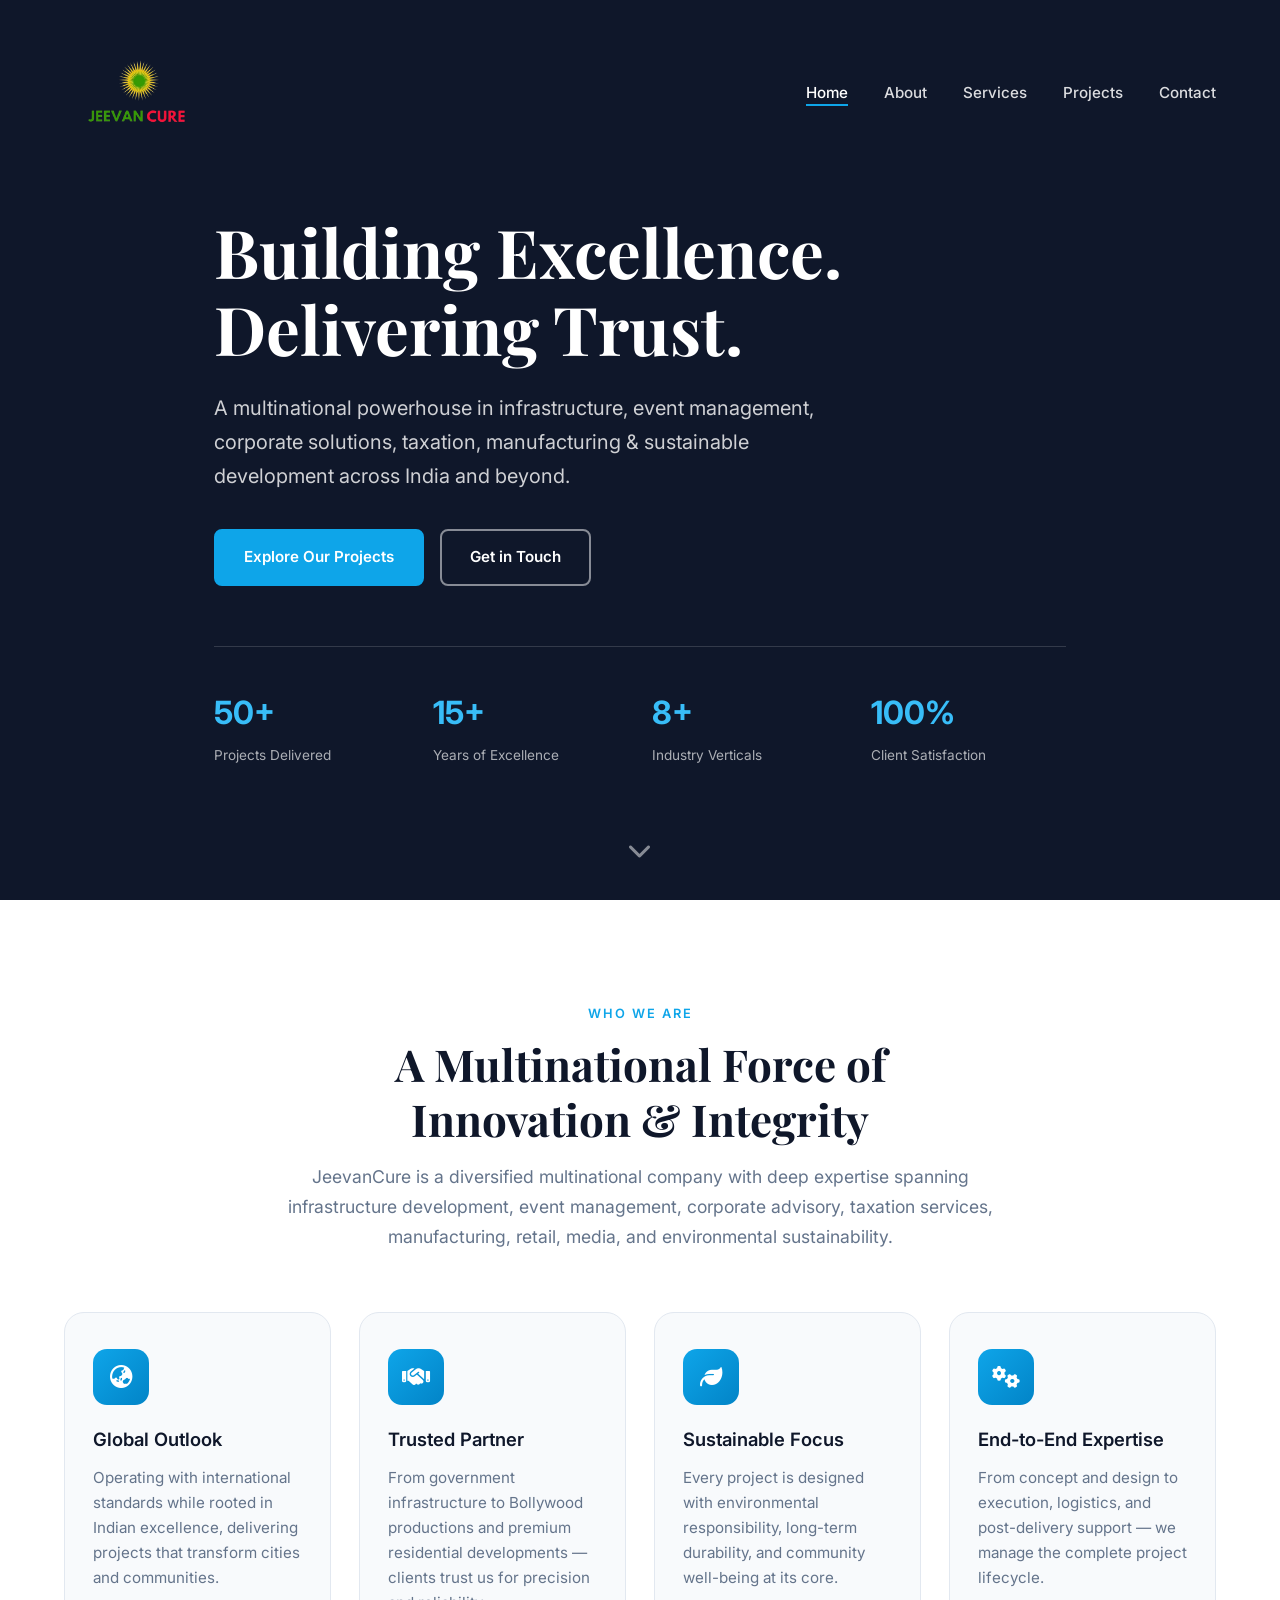
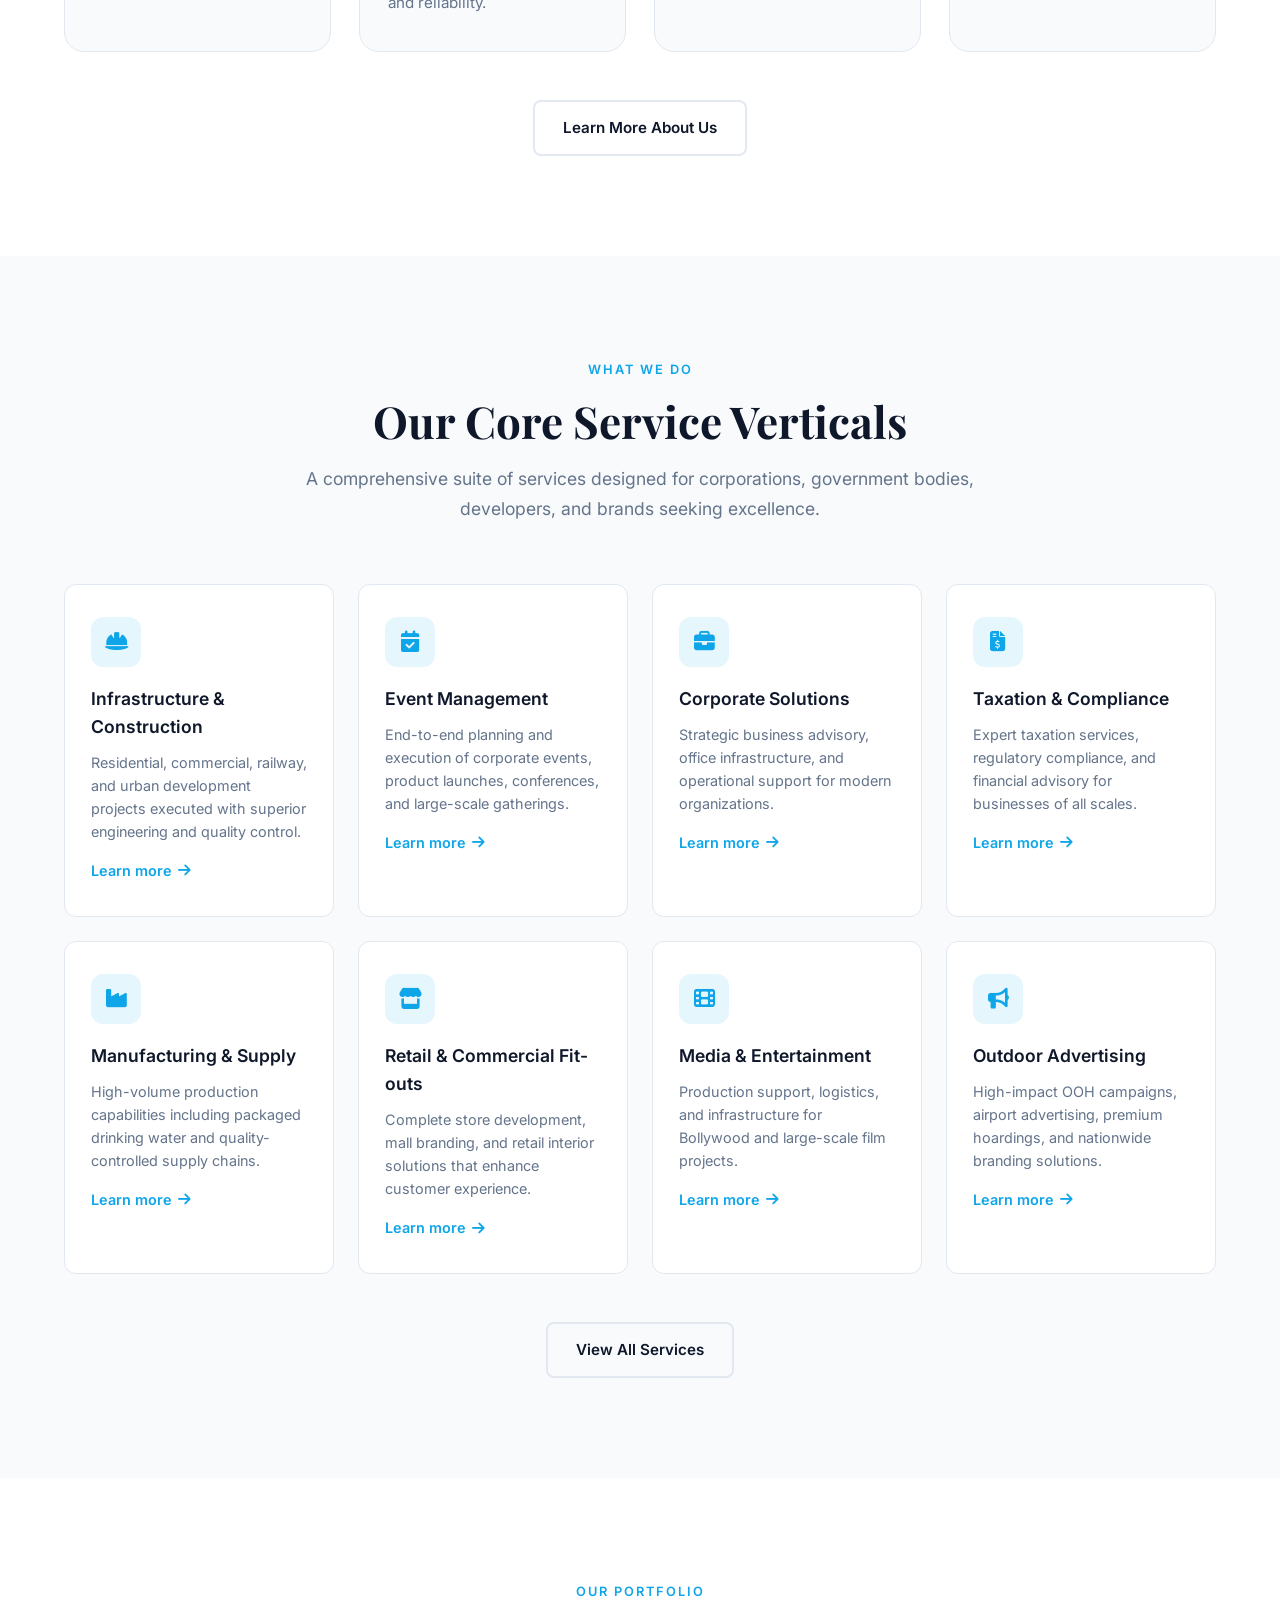
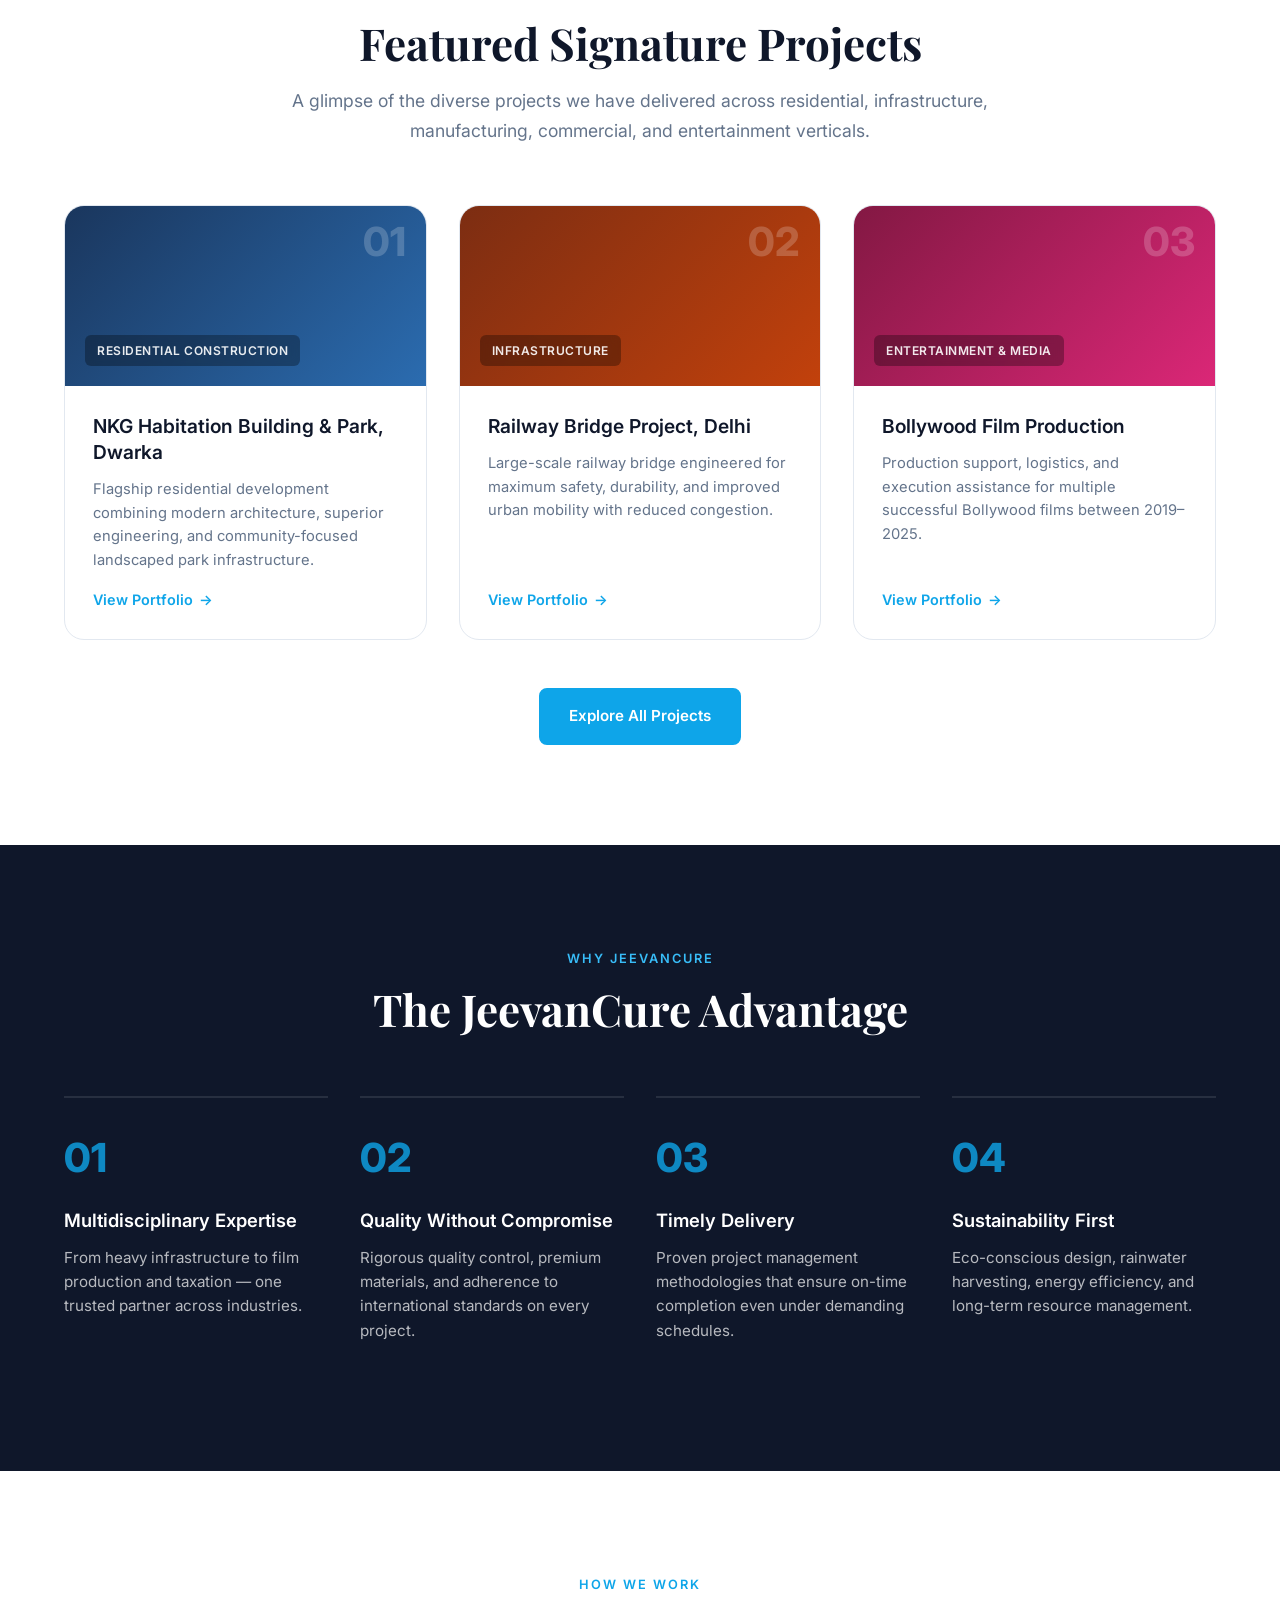
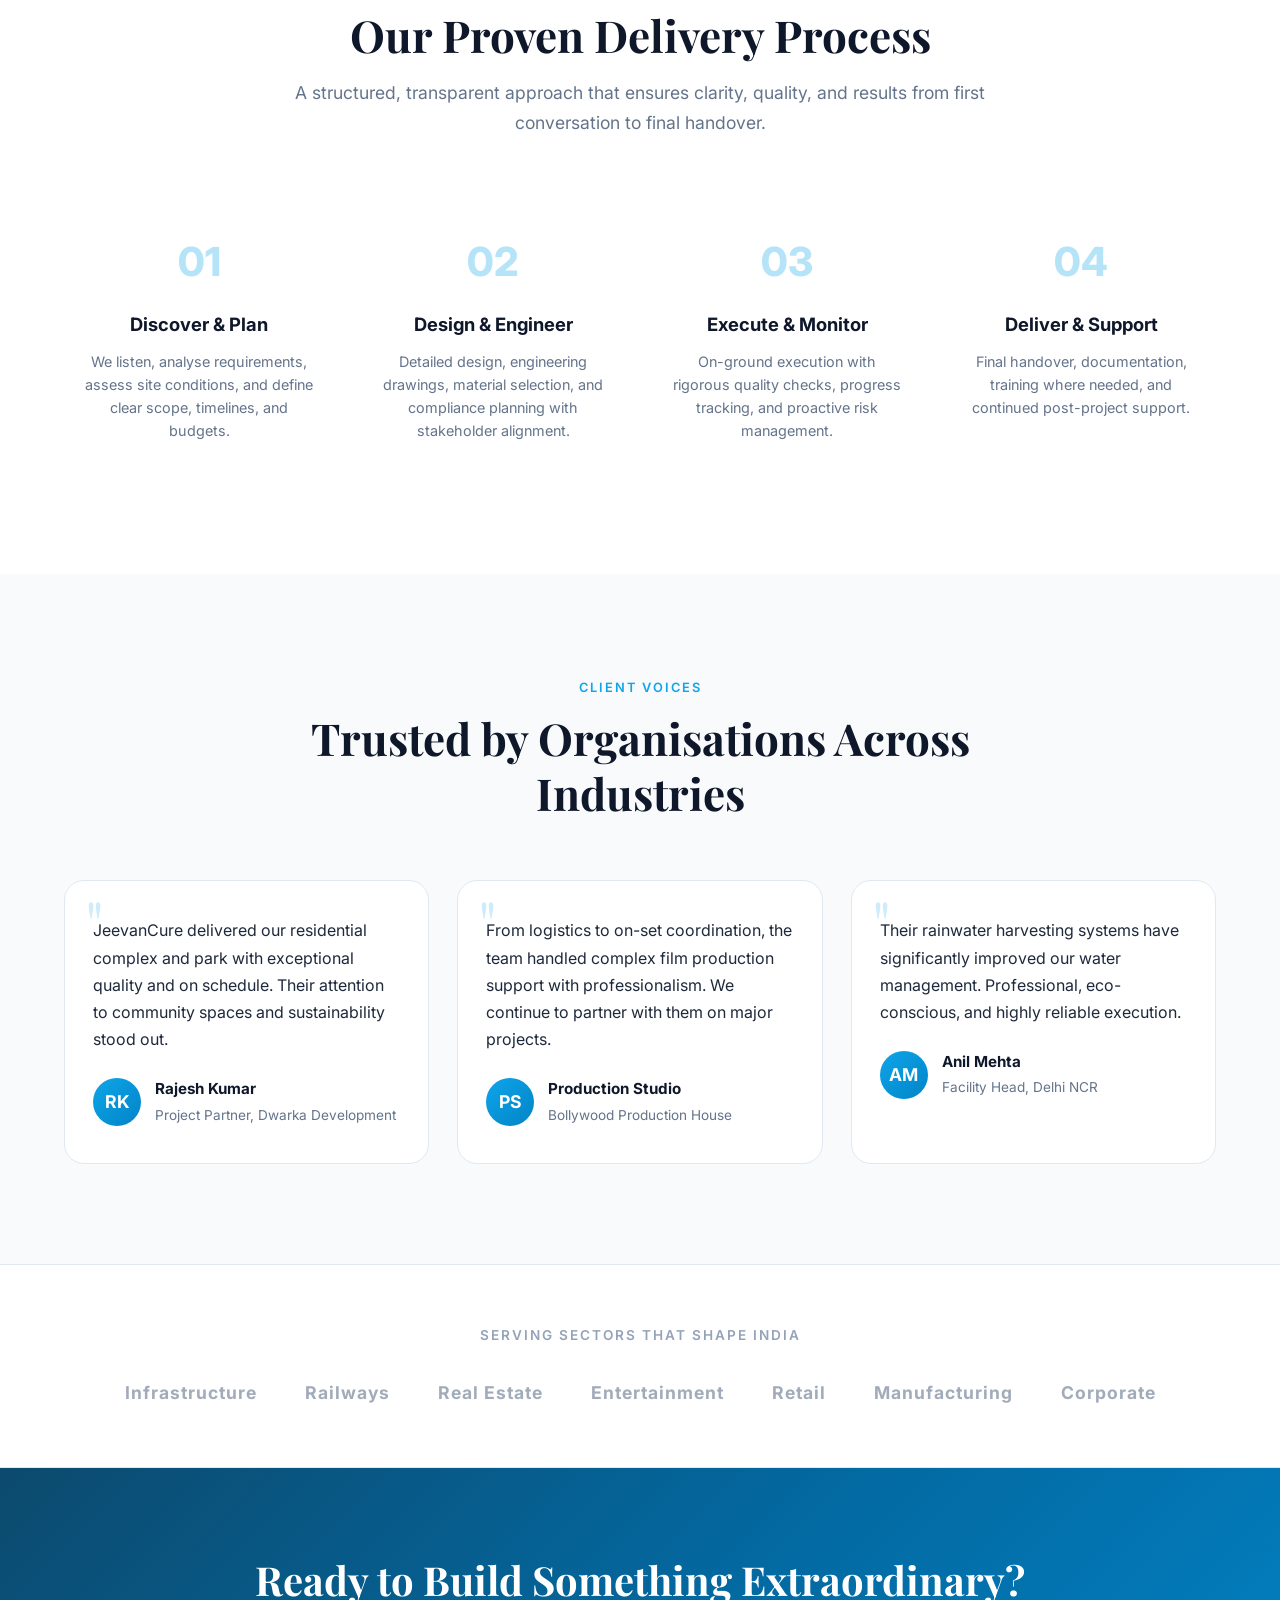
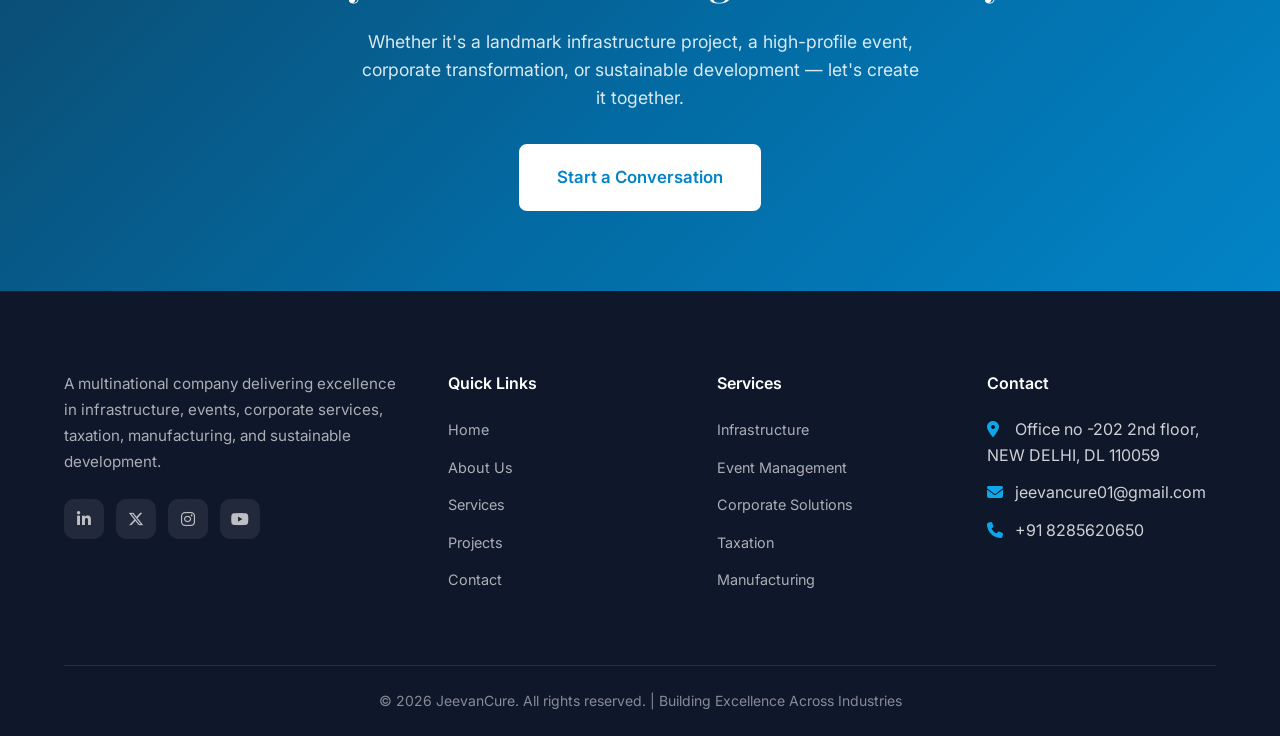
<file: index.html>
<!DOCTYPE html>
<html lang="en">
<head>
    <meta charset="UTF-8">
    <meta name="viewport" content="width=device-width, initial-scale=1.0">
    <title>JeevanCure | Multinational Excellence in Construction, Events & Corporate Solutions</title>
    <meta name="description" content="JeevanCure is a leading multinational company specializing in infrastructure development, event management, corporate services, taxation, manufacturing, and sustainable solutions across India.">
    <link rel="stylesheet" href="style.css">
    <link rel="preconnect" href="https://fonts.googleapis.com">
    <link rel="preconnect" href="https://fonts.gstatic.com" crossorigin>
    <link href="https://fonts.googleapis.com/css2?family=Inter:wght@300;400;500;600;700;800&family=Playfair+Display:wght@600;700&display=swap" rel="stylesheet">
    <link rel="stylesheet" href="https://cdnjs.cloudflare.com/ajax/libs/font-awesome/6.5.1/css/all.min.css">
</head>
<body class="home-page">
    <!-- Navigation -->
    <nav class="navbar" id="navbar">
        <div class="container nav-container">
            <a href="index.html" class="logo">
                <img src="jeevan-removebg-preview.png" alt="JeevanCure" class="logo-img" onerror="this.style.display='none'; this.nextElementSibling.style.display='inline';">
                <span class="logo-text" style="display:none;">JeevanCure</span>
            </a>
            <ul class="nav-links" id="navLinks">
                <li><a href="index.html" class="active">Home</a></li>
                <li><a href="about.html">About</a></li>
                <li><a href="services.html">Services</a></li>
                <li><a href="projects.html">Projects</a></li>
                <li><a href="contact.html">Contact</a></li>
            </ul>
            <button class="nav-toggle" id="navToggle" aria-label="Toggle navigation">
                <span></span><span></span><span></span>
            </button>
        </div>
    </nav>

    <!-- Hero Section with Video Background -->
    <section class="hero" id="home">
        <video class="hero-video" autoplay muted loop playsinline>
            <source src="27091-361827476.mp4" type="video/mp4">
        </video>
        <div class="hero-overlay"></div>
        <div class="container hero-content">
            <h1 class="hero-title">Building Excellence.<br>Delivering Trust.</h1>
            <p class="hero-subtitle">A multinational powerhouse in infrastructure, event management, corporate solutions, taxation, manufacturing & sustainable development across India and beyond.</p>
            <div class="hero-buttons">
                <a href="projects.html" class="btn btn-primary">Explore Our Projects</a>
                <a href="contact.html" class="btn btn-outline">Get in Touch</a>
            </div>
            <div class="hero-stats">
                <div class="stat">
                    <span class="stat-number">50+</span>
                    <span class="stat-label">Projects Delivered</span>
                </div>
                <div class="stat">
                    <span class="stat-number">15+</span>
                    <span class="stat-label">Years of Excellence</span>
                </div>
                <div class="stat">
                    <span class="stat-number">8+</span>
                    <span class="stat-label">Industry Verticals</span>
                </div>
                <div class="stat">
                    <span class="stat-number">100%</span>
                    <span class="stat-label">Client Satisfaction</span>
                </div>
            </div>
        </div>
        <div class="scroll-indicator">
            <a href="#about-preview"><i class="fas fa-chevron-down"></i></a>
        </div>
    </section>

    <!-- About Preview -->
    <section class="about section" id="about-preview">
        <div class="container">
            <div class="section-header">
                <span class="section-tag">Who We Are</span>
                <h2 class="section-title">A Multinational Force of Innovation & Integrity</h2>
                <p class="section-desc">JeevanCure is a diversified multinational company with deep expertise spanning infrastructure development, event management, corporate advisory, taxation services, manufacturing, retail, media, and environmental sustainability.</p>
            </div>
            <div class="about-grid">
                <div class="about-card">
                    <div class="about-icon"><i class="fas fa-globe-asia"></i></div>
                    <h3>Global Outlook</h3>
                    <p>Operating with international standards while rooted in Indian excellence, delivering projects that transform cities and communities.</p>
                </div>
                <div class="about-card">
                    <div class="about-icon"><i class="fas fa-handshake"></i></div>
                    <h3>Trusted Partner</h3>
                    <p>From government infrastructure to Bollywood productions and premium residential developments — clients trust us for precision and reliability.</p>
                </div>
                <div class="about-card">
                    <div class="about-icon"><i class="fas fa-leaf"></i></div>
                    <h3>Sustainable Focus</h3>
                    <p>Every project is designed with environmental responsibility, long-term durability, and community well-being at its core.</p>
                </div>
                <div class="about-card">
                    <div class="about-icon"><i class="fas fa-cogs"></i></div>
                    <h3>End-to-End Expertise</h3>
                    <p>From concept and design to execution, logistics, and post-delivery support — we manage the complete project lifecycle.</p>
                </div>
            </div>
            <div style="text-align:center; margin-top:48px;">
                <a href="about.html" class="btn btn-outline-dark">Learn More About Us</a>
            </div>
        </div>
    </section>

    <!-- Services Preview -->
    <section class="services section">
        <div class="container">
            <div class="section-header">
                <span class="section-tag">What We Do</span>
                <h2 class="section-title">Our Core Service Verticals</h2>
                <p class="section-desc">A comprehensive suite of services designed for corporations, government bodies, developers, and brands seeking excellence.</p>
            </div>
            <div class="services-grid">
                <div class="service-card">
                    <div class="service-icon"><i class="fas fa-hard-hat"></i></div>
                    <h3>Infrastructure & Construction</h3>
                    <p>Residential, commercial, railway, and urban development projects executed with superior engineering and quality control.</p>
                    <a href="services.html" class="learn-more">Learn more <i class="fas fa-arrow-right"></i></a>
                </div>
                <div class="service-card">
                    <div class="service-icon"><i class="fas fa-calendar-check"></i></div>
                    <h3>Event Management</h3>
                    <p>End-to-end planning and execution of corporate events, product launches, conferences, and large-scale gatherings.</p>
                    <a href="services.html" class="learn-more">Learn more <i class="fas fa-arrow-right"></i></a>
                </div>
                <div class="service-card">
                    <div class="service-icon"><i class="fas fa-briefcase"></i></div>
                    <h3>Corporate Solutions</h3>
                    <p>Strategic business advisory, office infrastructure, and operational support for modern organizations.</p>
                    <a href="services.html" class="learn-more">Learn more <i class="fas fa-arrow-right"></i></a>
                </div>
                <div class="service-card">
                    <div class="service-icon"><i class="fas fa-file-invoice-dollar"></i></div>
                    <h3>Taxation & Compliance</h3>
                    <p>Expert taxation services, regulatory compliance, and financial advisory for businesses of all scales.</p>
                    <a href="services.html" class="learn-more">Learn more <i class="fas fa-arrow-right"></i></a>
                </div>
                <div class="service-card">
                    <div class="service-icon"><i class="fas fa-industry"></i></div>
                    <h3>Manufacturing & Supply</h3>
                    <p>High-volume production capabilities including packaged drinking water and quality-controlled supply chains.</p>
                    <a href="services.html" class="learn-more">Learn more <i class="fas fa-arrow-right"></i></a>
                </div>
                <div class="service-card">
                    <div class="service-icon"><i class="fas fa-store"></i></div>
                    <h3>Retail & Commercial Fit-outs</h3>
                    <p>Complete store development, mall branding, and retail interior solutions that enhance customer experience.</p>
                    <a href="services.html" class="learn-more">Learn more <i class="fas fa-arrow-right"></i></a>
                </div>
                <div class="service-card">
                    <div class="service-icon"><i class="fas fa-film"></i></div>
                    <h3>Media & Entertainment</h3>
                    <p>Production support, logistics, and infrastructure for Bollywood and large-scale film projects.</p>
                    <a href="services.html" class="learn-more">Learn more <i class="fas fa-arrow-right"></i></a>
                </div>
                <div class="service-card">
                    <div class="service-icon"><i class="fas fa-bullhorn"></i></div>
                    <h3>Outdoor Advertising</h3>
                    <p>High-impact OOH campaigns, airport advertising, premium hoardings, and nationwide branding solutions.</p>
                    <a href="services.html" class="learn-more">Learn more <i class="fas fa-arrow-right"></i></a>
                </div>
            </div>
            <div style="text-align:center; margin-top:48px;">
                <a href="services.html" class="btn btn-outline-dark">View All Services</a>
            </div>
        </div>
    </section>

    <!-- Featured Projects -->
    <section class="projects section featured-projects">
        <div class="container">
            <div class="section-header">
                <span class="section-tag">Our Portfolio</span>
                <h2 class="section-title">Featured Signature Projects</h2>
                <p class="section-desc">A glimpse of the diverse projects we have delivered across residential, infrastructure, manufacturing, commercial, and entertainment verticals.</p>
            </div>
            <div class="projects-grid">
                <div class="project-card" data-category="residential">
                    <div class="project-image" style="background: linear-gradient(135deg, #1a365d 0%, #2b6cb0 100%);">
                        <div class="project-category">Residential Construction</div>
                        <div class="project-number">01</div>
                    </div>
                    <div class="project-content">
                        <h3>NKG Habitation Building & Park, Dwarka</h3>
                        <p class="project-excerpt">Flagship residential development combining modern architecture, superior engineering, and community-focused landscaped park infrastructure.</p>
                        <a href="projects.html" class="btn-view-more">View Portfolio</a>
                    </div>
                </div>
                <div class="project-card" data-category="infrastructure">
                    <div class="project-image" style="background: linear-gradient(135deg, #7c2d12 0%, #c2410c 100%);">
                        <div class="project-category">Infrastructure</div>
                        <div class="project-number">02</div>
                    </div>
                    <div class="project-content">
                        <h3>Railway Bridge Project, Delhi</h3>
                        <p class="project-excerpt">Large-scale railway bridge engineered for maximum safety, durability, and improved urban mobility with reduced congestion.</p>
                        <a href="projects.html" class="btn-view-more">View Portfolio</a>
                    </div>
                </div>
                <div class="project-card" data-category="entertainment">
                    <div class="project-image" style="background: linear-gradient(135deg, #831843 0%, #db2777 100%);">
                        <div class="project-category">Entertainment & Media</div>
                        <div class="project-number">03</div>
                    </div>
                    <div class="project-content">
                        <h3>Bollywood Film Production</h3>
                        <p class="project-excerpt">Production support, logistics, and execution assistance for multiple successful Bollywood films between 2019–2025.</p>
                        <a href="projects.html" class="btn-view-more">View Portfolio</a>
                    </div>
                </div>
            </div>
            <div style="text-align:center; margin-top:48px;">
                <a href="projects.html" class="btn btn-primary">Explore All Projects</a>
            </div>
        </div>
    </section>

    <!-- Why Choose Us -->
    <section class="why-us section">
        <div class="container">
            <div class="section-header">
                <span class="section-tag">Why JeevanCure</span>
                <h2 class="section-title">The JeevanCure Advantage</h2>
            </div>
            <div class="why-grid">
                <div class="why-item">
                    <div class="why-number">01</div>
                    <h3>Multidisciplinary Expertise</h3>
                    <p>From heavy infrastructure to film production and taxation — one trusted partner across industries.</p>
                </div>
                <div class="why-item">
                    <div class="why-number">02</div>
                    <h3>Quality Without Compromise</h3>
                    <p>Rigorous quality control, premium materials, and adherence to international standards on every project.</p>
                </div>
                <div class="why-item">
                    <div class="why-number">03</div>
                    <h3>Timely Delivery</h3>
                    <p>Proven project management methodologies that ensure on-time completion even under demanding schedules.</p>
                </div>
                <div class="why-item">
                    <div class="why-number">04</div>
                    <h3>Sustainability First</h3>
                    <p>Eco-conscious design, rainwater harvesting, energy efficiency, and long-term resource management.</p>
                </div>
            </div>
        </div>
    </section>

    <!-- Process -->
    <section class="process section">
        <div class="container">
            <div class="section-header">
                <span class="section-tag">How We Work</span>
                <h2 class="section-title">Our Proven Delivery Process</h2>
                <p class="section-desc">A structured, transparent approach that ensures clarity, quality, and results from first conversation to final handover.</p>
            </div>
            <div class="process-steps">
                <div class="process-step">
                    <h3>Discover & Plan</h3>
                    <p>We listen, analyse requirements, assess site conditions, and define clear scope, timelines, and budgets.</p>
                </div>
                <div class="process-step">
                    <h3>Design & Engineer</h3>
                    <p>Detailed design, engineering drawings, material selection, and compliance planning with stakeholder alignment.</p>
                </div>
                <div class="process-step">
                    <h3>Execute & Monitor</h3>
                    <p>On-ground execution with rigorous quality checks, progress tracking, and proactive risk management.</p>
                </div>
                <div class="process-step">
                    <h3>Deliver & Support</h3>
                    <p>Final handover, documentation, training where needed, and continued post-project support.</p>
                </div>
            </div>
        </div>
    </section>

    <!-- Testimonials -->
    <section class="testimonials section">
        <div class="container">
            <div class="section-header">
                <span class="section-tag">Client Voices</span>
                <h2 class="section-title">Trusted by Organisations Across Industries</h2>
            </div>
            <div class="testimonials-grid">
                <div class="testimonial-card">
                    <p>JeevanCure delivered our residential complex and park with exceptional quality and on schedule. Their attention to community spaces and sustainability stood out.</p>
                    <div class="testimonial-author">
                        <div class="author-avatar">RK</div>
                        <div class="author-info">
                            <h4>Rajesh Kumar</h4>
                            <span>Project Partner, Dwarka Development</span>
                        </div>
                    </div>
                </div>
                <div class="testimonial-card">
                    <p>From logistics to on-set coordination, the team handled complex film production support with professionalism. We continue to partner with them on major projects.</p>
                    <div class="testimonial-author">
                        <div class="author-avatar">PS</div>
                        <div class="author-info">
                            <h4>Production Studio</h4>
                            <span>Bollywood Production House</span>
                        </div>
                    </div>
                </div>
                <div class="testimonial-card">
                    <p>Their rainwater harvesting systems have significantly improved our water management. Professional, eco-conscious, and highly reliable execution.</p>
                    <div class="testimonial-author">
                        <div class="author-avatar">AM</div>
                        <div class="author-info">
                            <h4>Anil Mehta</h4>
                            <span>Facility Head, Delhi NCR</span>
                        </div>
                    </div>
                </div>
            </div>
        </div>
    </section>

    <!-- Clients strip -->
    <section class="clients">
        <div class="container">
            <p class="clients-label">Serving sectors that shape India</p>
            <div class="clients-logos">
                <span class="client-logo">Infrastructure</span>
                <span class="client-logo">Railways</span>
                <span class="client-logo">Real Estate</span>
                <span class="client-logo">Entertainment</span>
                <span class="client-logo">Retail</span>
                <span class="client-logo">Manufacturing</span>
                <span class="client-logo">Corporate</span>
            </div>
        </div>
    </section>

    <!-- CTA Section -->
    <section class="cta section">
        <div class="container">
            <div class="cta-content">
                <h2>Ready to Build Something Extraordinary?</h2>
                <p>Whether it's a landmark infrastructure project, a high-profile event, corporate transformation, or sustainable development — let's create it together.</p>
                <a href="contact.html" class="btn btn-primary btn-lg">Start a Conversation</a>
            </div>
        </div>
    </section>

    <!-- Footer -->
    <footer class="footer">
        <div class="container">
            <div class="footer-grid">
                <div class="footer-brand">
                   
                    <p>A multinational company delivering excellence in infrastructure, events, corporate services, taxation, manufacturing, and sustainable development.</p>
                    <div class="social-links">
                        <a href="#" aria-label="LinkedIn"><i class="fab fa-linkedin-in"></i></a>
                        <a href="#" aria-label="Twitter"><i class="fab fa-x-twitter"></i></a>
                        <a href="#" aria-label="Instagram"><i class="fab fa-instagram"></i></a>
                        <a href="#" aria-label="YouTube"><i class="fab fa-youtube"></i></a>
                    </div>
                </div>
                <div class="footer-links">
                    <h4>Quick Links</h4>
                    <ul>
                        <li><a href="index.html">Home</a></li>
                        <li><a href="about.html">About Us</a></li>
                        <li><a href="services.html">Services</a></li>
                        <li><a href="projects.html">Projects</a></li>
                        <li><a href="contact.html">Contact</a></li>
                    </ul>
                </div>
                <div class="footer-links">
                    <h4>Services</h4>
                    <ul>
                        <li><a href="services.html">Infrastructure</a></li>
                        <li><a href="services.html">Event Management</a></li>
                        <li><a href="services.html">Corporate Solutions</a></li>
                        <li><a href="services.html">Taxation</a></li>
                        <li><a href="services.html">Manufacturing</a></li>
                    </ul>
                </div>
                <div class="footer-links">
                    <h4>Contact</h4>
                    <ul>
                        <li><i class="fas fa-map-marker-alt"></i> Office no -202 2nd floor, NEW DELHI, DL 110059</li>
                        <li><i class="fas fa-envelope"></i> jeevancure01@gmail.com</li>
                        <li><i class="fas fa-phone"></i> +91 8285620650</li>
                    </ul>
                </div>
            </div>
            <div class="footer-bottom">
                <p>&copy; 2026 JeevanCure. All rights reserved. | Building Excellence Across Industries</p>
            </div>
        </div>
    </footer>

    <script src="script.js"></script>
</body>
</html>
</file>
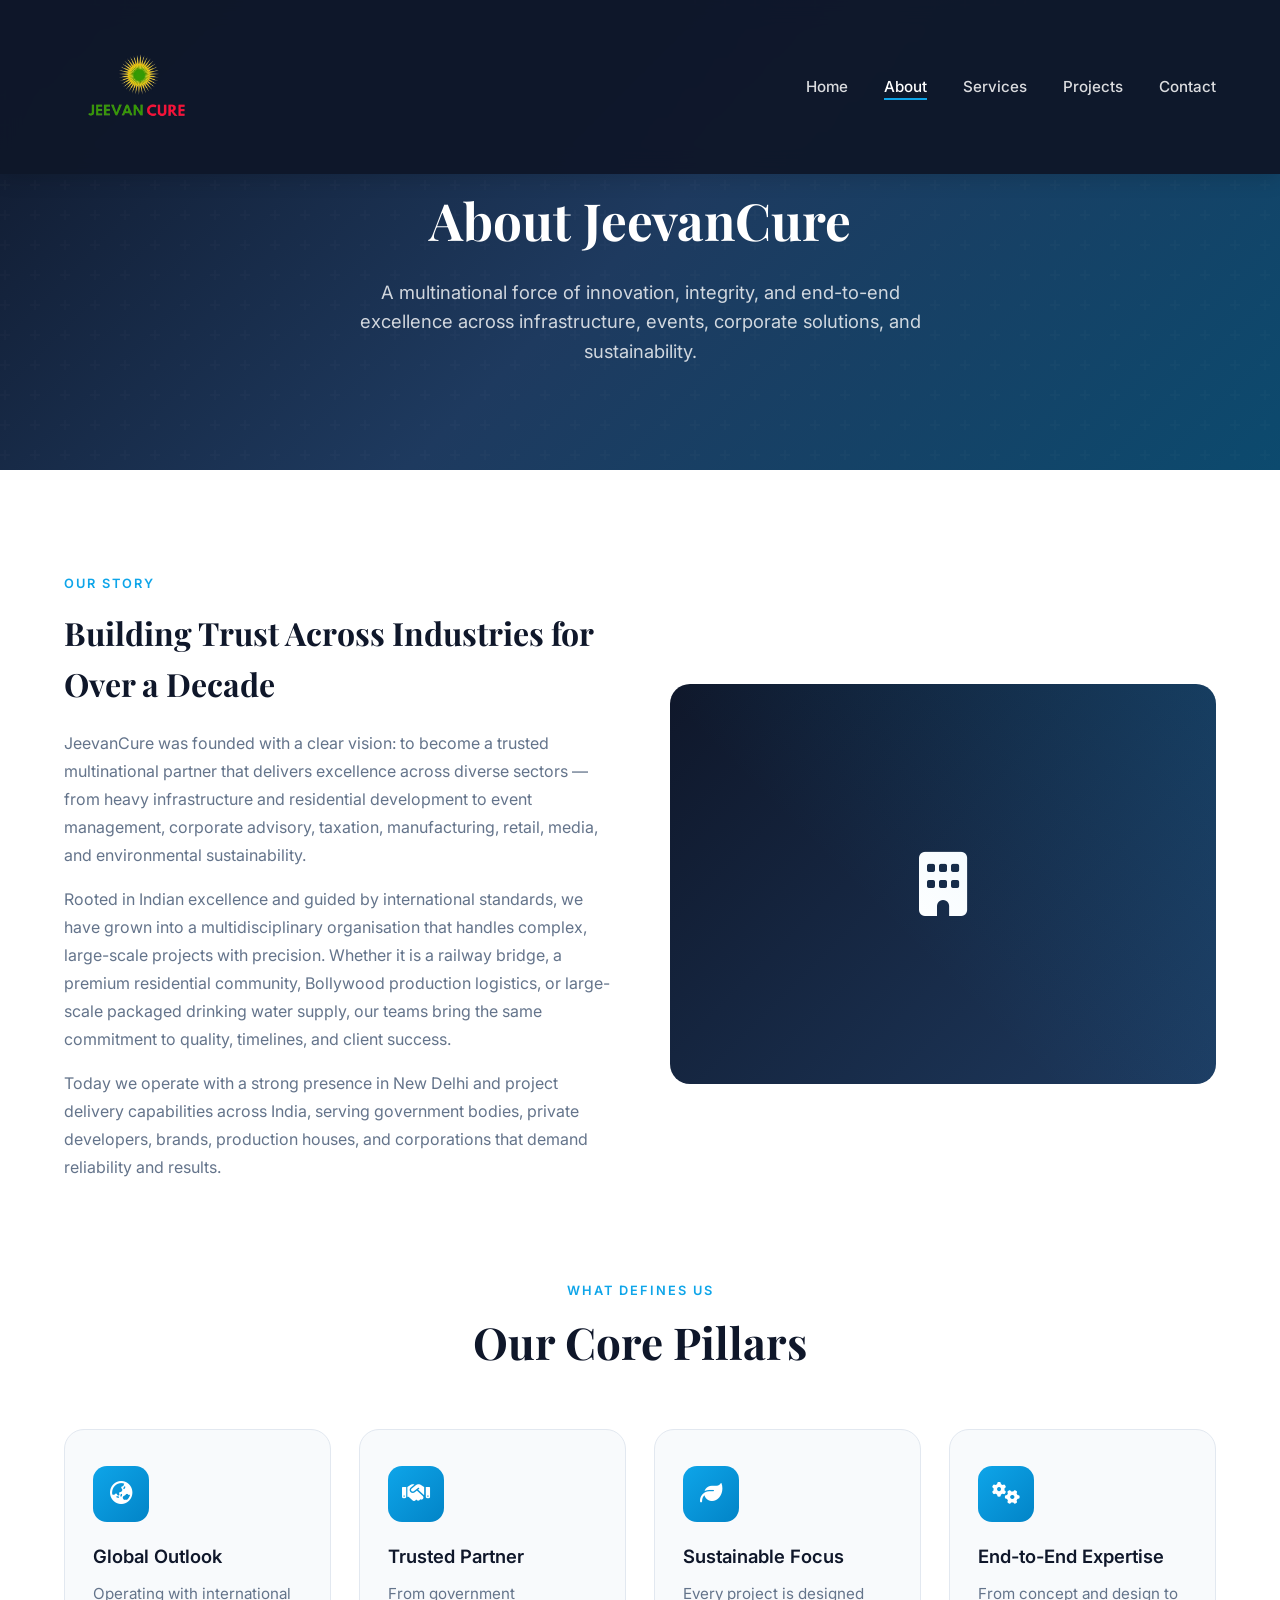
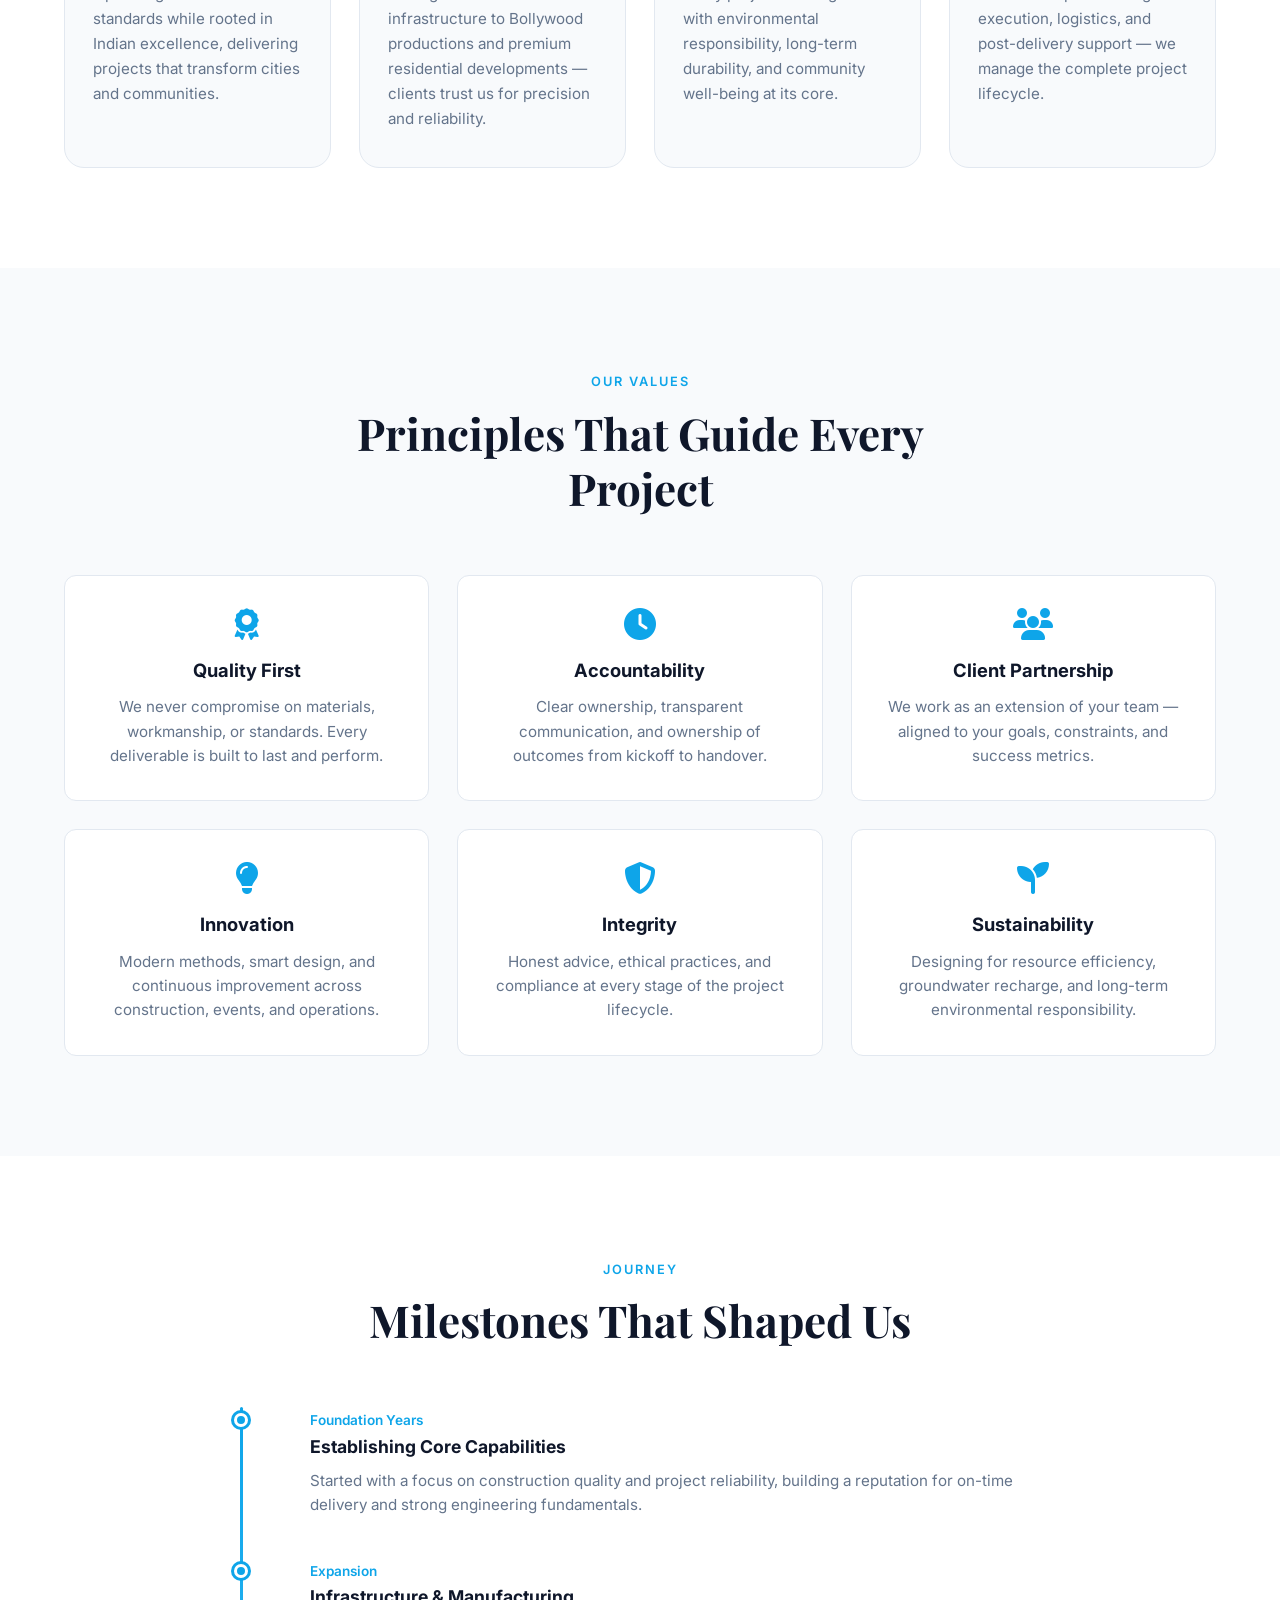
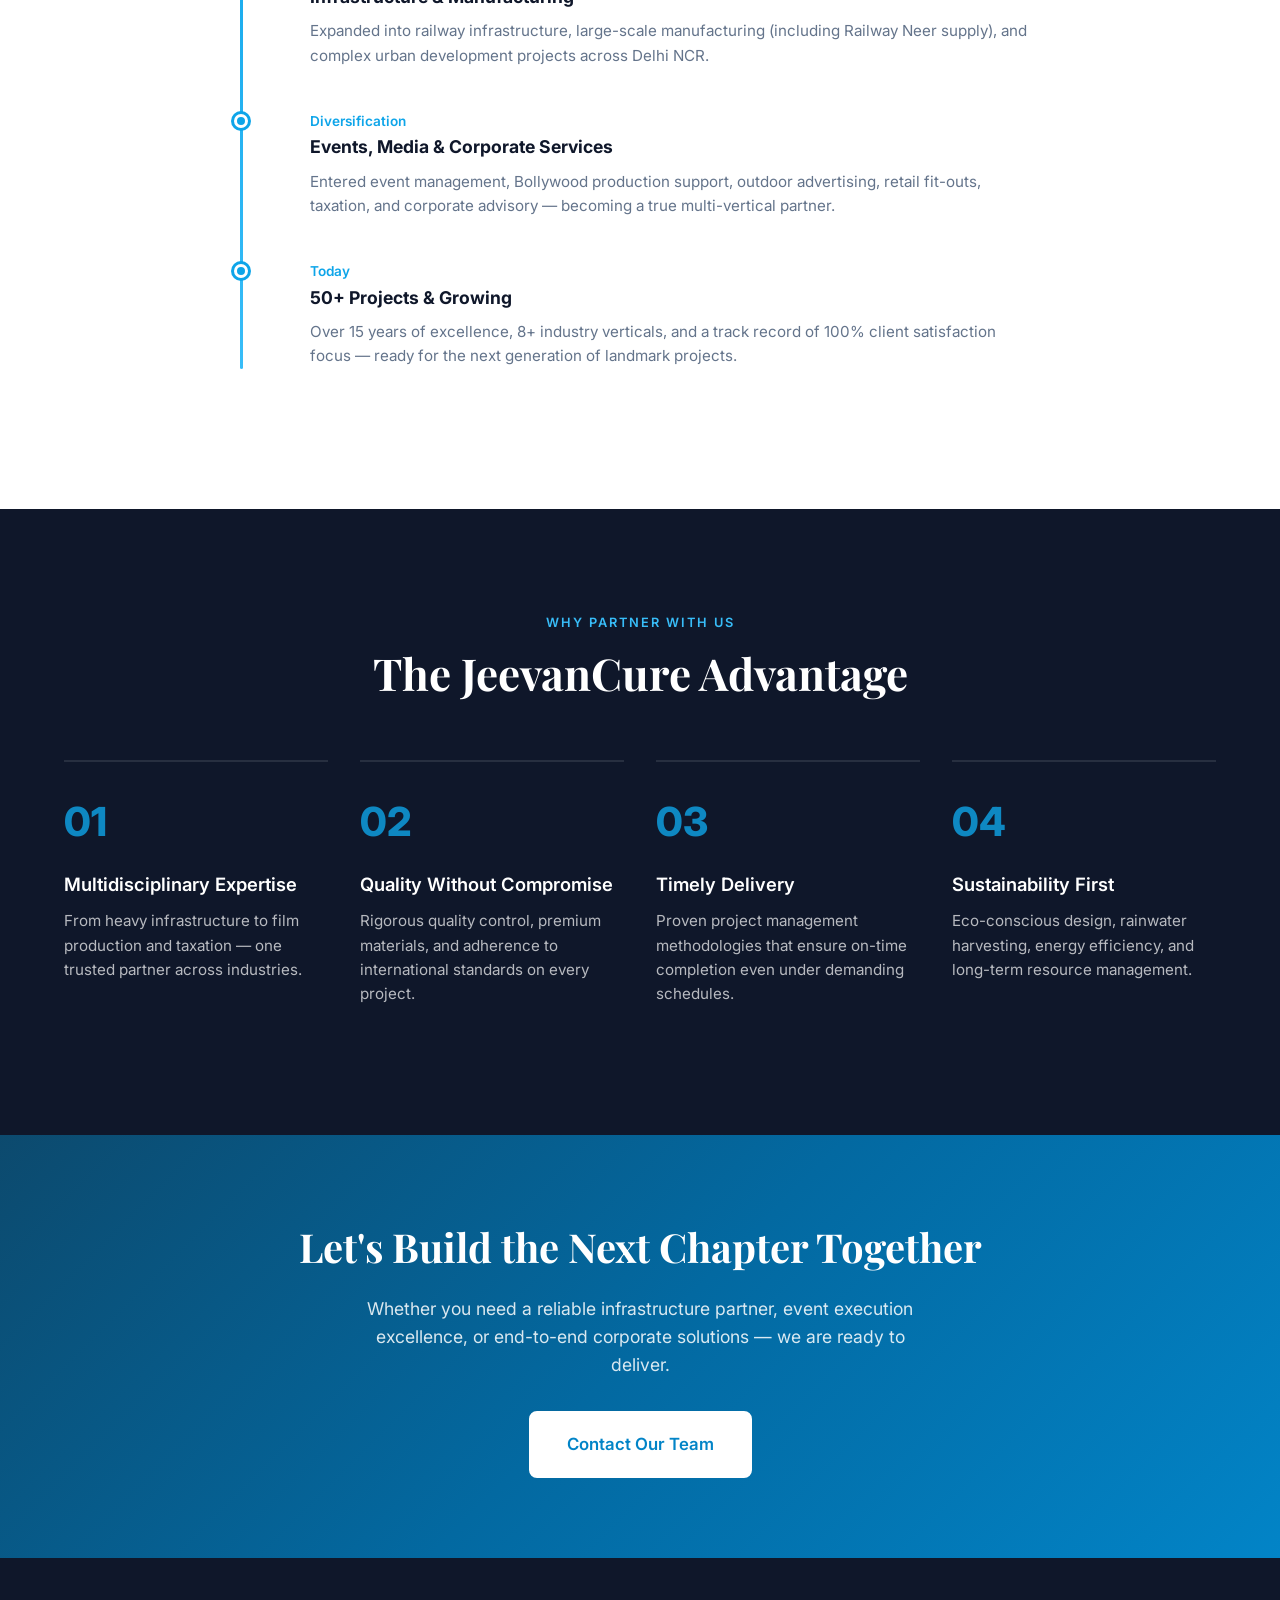
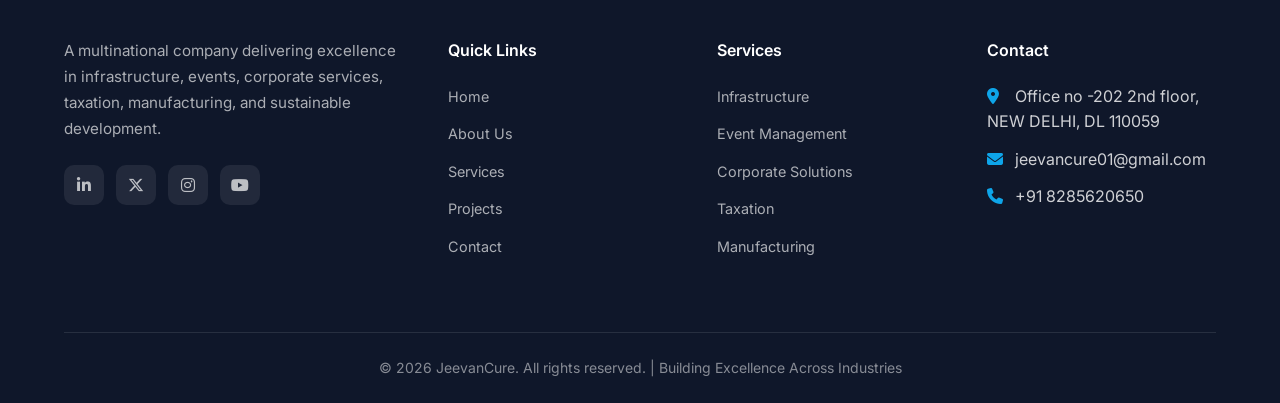
<file: about.html>
<!DOCTYPE html>
<html lang="en">
<head>
    <meta charset="UTF-8">
    <meta name="viewport" content="width=device-width, initial-scale=1.0">
    <title>About Us | JeevanCure — Multinational Excellence</title>
    <meta name="description" content="Learn about JeevanCure — our story, values, expertise, and commitment to infrastructure, events, corporate solutions, and sustainable development across India.">
    <link rel="stylesheet" href="style.css">
    <link rel="preconnect" href="https://fonts.googleapis.com">
    <link rel="preconnect" href="https://fonts.gstatic.com" crossorigin>
    <link href="https://fonts.googleapis.com/css2?family=Inter:wght@300;400;500;600;700;800&family=Playfair+Display:wght@600;700&display=swap" rel="stylesheet">
    <link rel="stylesheet" href="https://cdnjs.cloudflare.com/ajax/libs/font-awesome/6.5.1/css/all.min.css">
</head>
<body>
    <nav class="navbar solid" id="navbar">
        <div class="container nav-container">
            <a href="index.html" class="logo">
                <img src="jeevan-removebg-preview.png" alt="JeevanCure" class="logo-img" onerror="this.style.display='none'; this.nextElementSibling.style.display='inline';">
                <span class="logo-text" style="display:none;">JeevanCure</span>
            </a>
            <ul class="nav-links" id="navLinks">
                <li><a href="index.html">Home</a></li>
                <li><a href="about.html" class="active">About</a></li>
                <li><a href="services.html">Services</a></li>
                <li><a href="projects.html">Projects</a></li>
                <li><a href="contact.html">Contact</a></li>
            </ul>
            <button class="nav-toggle" id="navToggle" aria-label="Toggle navigation">
                <span></span><span></span><span></span>
            </button>
        </div>
    </nav>

    <section class="page-hero">
        <div class="container">
            <div class="breadcrumb">
               
            </div>
            <h1>About JeevanCure</h1>
            <p>A multinational force of innovation, integrity, and end-to-end excellence across infrastructure, events, corporate solutions, and sustainability.</p>
        </div>
    </section>

    <section class="section">
        <div class="container">
            <div class="about-story">
                <div class="about-story-content">
                    <span class="section-tag">Our Story</span>
                    <h2>Building Trust Across Industries for Over a Decade</h2>
                    <p>JeevanCure was founded with a clear vision: to become a trusted multinational partner that delivers excellence across diverse sectors — from heavy infrastructure and residential development to event management, corporate advisory, taxation, manufacturing, retail, media, and environmental sustainability.</p>
                    <p>Rooted in Indian excellence and guided by international standards, we have grown into a multidisciplinary organisation that handles complex, large-scale projects with precision. Whether it is a railway bridge, a premium residential community, Bollywood production logistics, or large-scale packaged drinking water supply, our teams bring the same commitment to quality, timelines, and client success.</p>
                    <p>Today we operate with a strong presence in New Delhi and project delivery capabilities across India, serving government bodies, private developers, brands, production houses, and corporations that demand reliability and results.</p>
                </div>
                <div class="about-story-visual">
                    <i class="fas fa-building"></i>
                </div>
            </div>

            <div class="section-header">
                <span class="section-tag">What Defines Us</span>
                <h2 class="section-title">Our Core Pillars</h2>
            </div>
            <div class="about-grid">
                <div class="about-card">
                    <div class="about-icon"><i class="fas fa-globe-asia"></i></div>
                    <h3>Global Outlook</h3>
                    <p>Operating with international standards while rooted in Indian excellence, delivering projects that transform cities and communities.</p>
                </div>
                <div class="about-card">
                    <div class="about-icon"><i class="fas fa-handshake"></i></div>
                    <h3>Trusted Partner</h3>
                    <p>From government infrastructure to Bollywood productions and premium residential developments — clients trust us for precision and reliability.</p>
                </div>
                <div class="about-card">
                    <div class="about-icon"><i class="fas fa-leaf"></i></div>
                    <h3>Sustainable Focus</h3>
                    <p>Every project is designed with environmental responsibility, long-term durability, and community well-being at its core.</p>
                </div>
                <div class="about-card">
                    <div class="about-icon"><i class="fas fa-cogs"></i></div>
                    <h3>End-to-End Expertise</h3>
                    <p>From concept and design to execution, logistics, and post-delivery support — we manage the complete project lifecycle.</p>
                </div>
            </div>
        </div>
    </section>

    <section class="section" style="background: var(--bg-alt);">
        <div class="container">
            <div class="section-header">
                <span class="section-tag">Our Values</span>
                <h2 class="section-title">Principles That Guide Every Project</h2>
            </div>
            <div class="values-grid">
                <div class="value-card">
                    <i class="fas fa-award"></i>
                    <h3>Quality First</h3>
                    <p>We never compromise on materials, workmanship, or standards. Every deliverable is built to last and perform.</p>
                </div>
                <div class="value-card">
                    <i class="fas fa-clock"></i>
                    <h3>Accountability</h3>
                    <p>Clear ownership, transparent communication, and ownership of outcomes from kickoff to handover.</p>
                </div>
                <div class="value-card">
                    <i class="fas fa-users"></i>
                    <h3>Client Partnership</h3>
                    <p>We work as an extension of your team — aligned to your goals, constraints, and success metrics.</p>
                </div>
                <div class="value-card">
                    <i class="fas fa-lightbulb"></i>
                    <h3>Innovation</h3>
                    <p>Modern methods, smart design, and continuous improvement across construction, events, and operations.</p>
                </div>
                <div class="value-card">
                    <i class="fas fa-shield-alt"></i>
                    <h3>Integrity</h3>
                    <p>Honest advice, ethical practices, and compliance at every stage of the project lifecycle.</p>
                </div>
                <div class="value-card">
                    <i class="fas fa-seedling"></i>
                    <h3>Sustainability</h3>
                    <p>Designing for resource efficiency, groundwater recharge, and long-term environmental responsibility.</p>
                </div>
            </div>
        </div>
    </section>

    <section class="section">
        <div class="container">
            <div class="section-header">
                <span class="section-tag">Journey</span>
                <h2 class="section-title">Milestones That Shaped Us</h2>
            </div>
            <div class="timeline">
                <div class="timeline-item">
                    <span>Foundation Years</span>
                    <h4>Establishing Core Capabilities</h4>
                    <p>Started with a focus on construction quality and project reliability, building a reputation for on-time delivery and strong engineering fundamentals.</p>
                </div>
                <div class="timeline-item">
                    <span>Expansion</span>
                    <h4>Infrastructure & Manufacturing</h4>
                    <p>Expanded into railway infrastructure, large-scale manufacturing (including Railway Neer supply), and complex urban development projects across Delhi NCR.</p>
                </div>
                <div class="timeline-item">
                    <span>Diversification</span>
                    <h4>Events, Media & Corporate Services</h4>
                    <p>Entered event management, Bollywood production support, outdoor advertising, retail fit-outs, taxation, and corporate advisory — becoming a true multi-vertical partner.</p>
                </div>
                <div class="timeline-item">
                    <span>Today</span>
                    <h4>50+ Projects & Growing</h4>
                    <p>Over 15 years of excellence, 8+ industry verticals, and a track record of 100% client satisfaction focus — ready for the next generation of landmark projects.</p>
                </div>
            </div>
        </div>
    </section>

    <section class="why-us section">
        <div class="container">
            <div class="section-header">
                <span class="section-tag">Why Partner With Us</span>
                <h2 class="section-title">The JeevanCure Advantage</h2>
            </div>
            <div class="why-grid">
                <div class="why-item">
                    <div class="why-number">01</div>
                    <h3>Multidisciplinary Expertise</h3>
                    <p>From heavy infrastructure to film production and taxation — one trusted partner across industries.</p>
                </div>
                <div class="why-item">
                    <div class="why-number">02</div>
                    <h3>Quality Without Compromise</h3>
                    <p>Rigorous quality control, premium materials, and adherence to international standards on every project.</p>
                </div>
                <div class="why-item">
                    <div class="why-number">03</div>
                    <h3>Timely Delivery</h3>
                    <p>Proven project management methodologies that ensure on-time completion even under demanding schedules.</p>
                </div>
                <div class="why-item">
                    <div class="why-number">04</div>
                    <h3>Sustainability First</h3>
                    <p>Eco-conscious design, rainwater harvesting, energy efficiency, and long-term resource management.</p>
                </div>
            </div>
        </div>
    </section>

    <section class="cta section">
        <div class="container">
            <div class="cta-content">
                <h2>Let's Build the Next Chapter Together</h2>
                <p>Whether you need a reliable infrastructure partner, event execution excellence, or end-to-end corporate solutions — we are ready to deliver.</p>
                <a href="contact.html" class="btn btn-primary btn-lg">Contact Our Team</a>
            </div>
        </div>
    </section>

    <footer class="footer">
        <div class="container">
            <div class="footer-grid">
                <div class="footer-brand">
                   
                    <p>A multinational company delivering excellence in infrastructure, events, corporate services, taxation, manufacturing, and sustainable development.</p>
                    <div class="social-links">
                        <a href="#" aria-label="LinkedIn"><i class="fab fa-linkedin-in"></i></a>
                        <a href="#" aria-label="Twitter"><i class="fab fa-x-twitter"></i></a>
                        <a href="#" aria-label="Instagram"><i class="fab fa-instagram"></i></a>
                        <a href="#" aria-label="YouTube"><i class="fab fa-youtube"></i></a>
                    </div>
                </div>
                <div class="footer-links">
                    <h4>Quick Links</h4>
                    <ul>
                        <li><a href="index.html">Home</a></li>
                        <li><a href="about.html">About Us</a></li>
                        <li><a href="services.html">Services</a></li>
                        <li><a href="projects.html">Projects</a></li>
                        <li><a href="contact.html">Contact</a></li>
                    </ul>
                </div>
                <div class="footer-links">
                    <h4>Services</h4>
                    <ul>
                        <li><a href="services.html">Infrastructure</a></li>
                        <li><a href="services.html">Event Management</a></li>
                        <li><a href="services.html">Corporate Solutions</a></li>
                        <li><a href="services.html">Taxation</a></li>
                        <li><a href="services.html">Manufacturing</a></li>
                    </ul>
                </div>
                <div class="footer-links">
                    <h4>Contact</h4>
                    <ul>
                        <li><i class="fas fa-map-marker-alt"></i> Office no -202 2nd floor, NEW DELHI, DL 110059</li>
                        <li><i class="fas fa-envelope"></i> jeevancure01@gmail.com</li>
                        <li><i class="fas fa-phone"></i> +91 8285620650</li>
                    </ul>
                </div>
            </div>
            <div class="footer-bottom">
                <p>&copy; 2026 JeevanCure. All rights reserved. | Building Excellence Across Industries</p>
            </div>
        </div>
    </footer>

    <script src="script.js"></script>
</body>
</html>
</file>
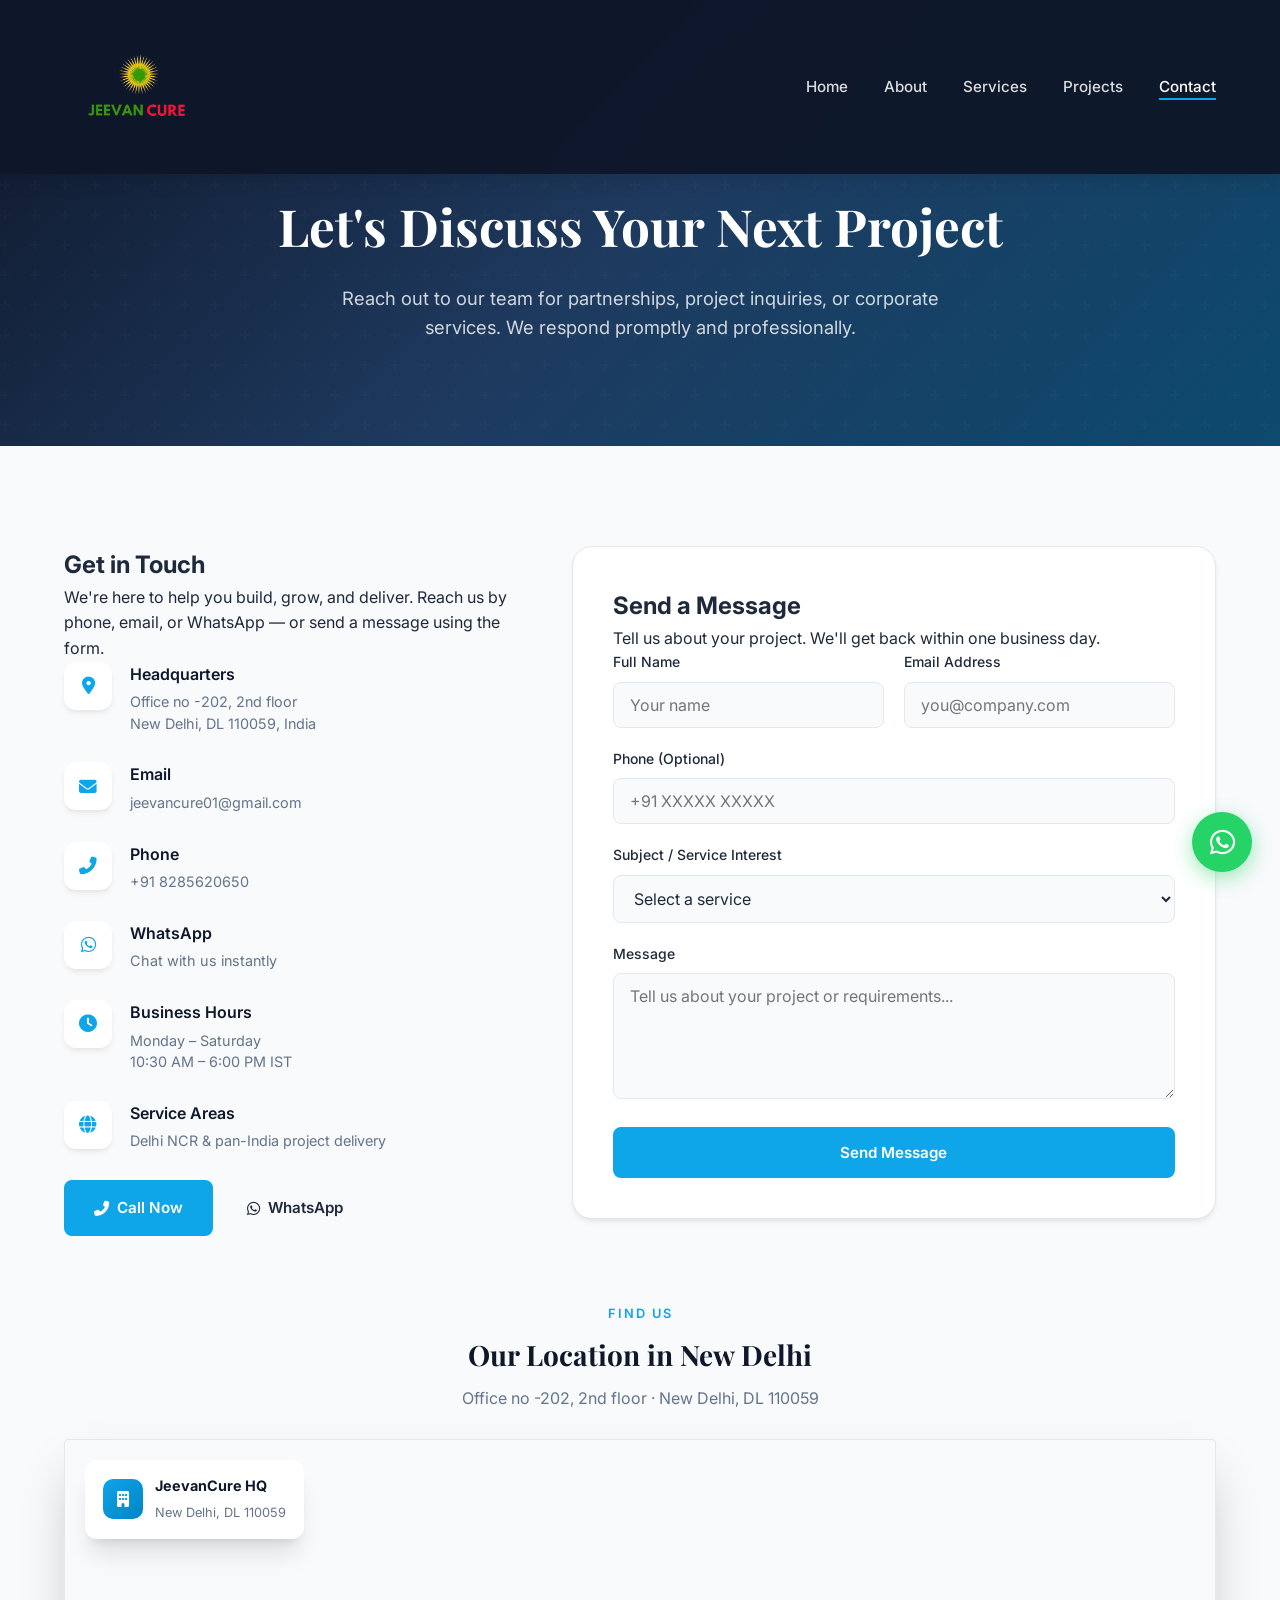
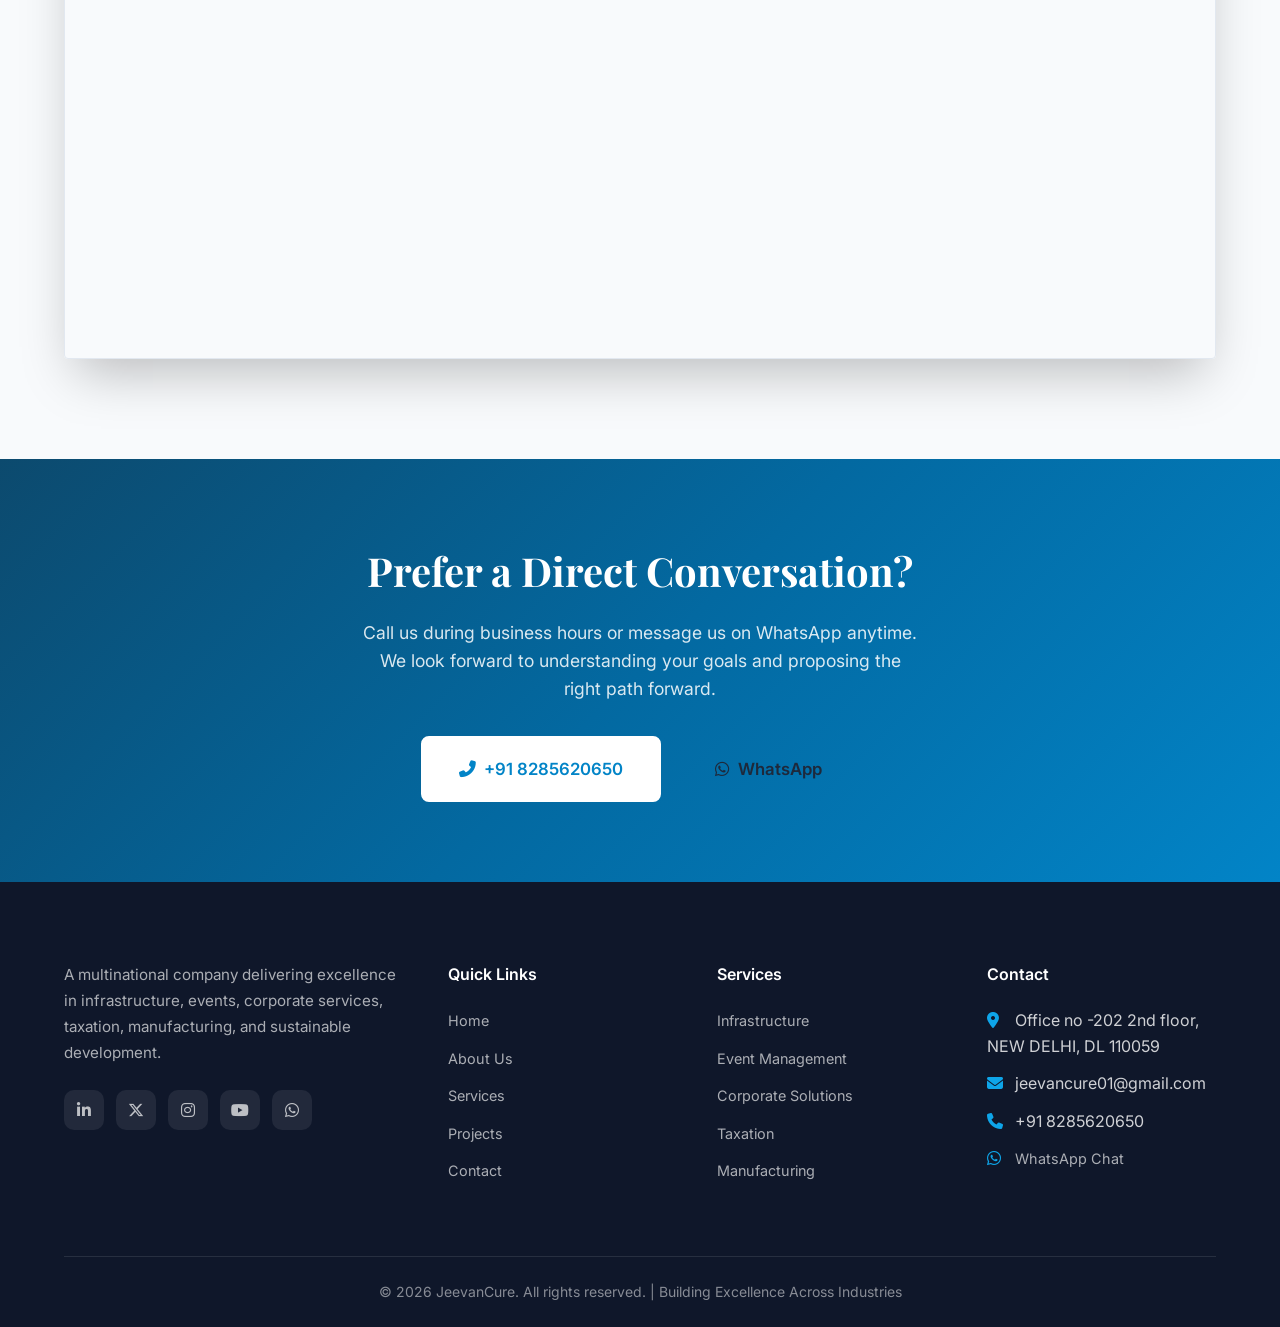
<file: contact.html>
<!DOCTYPE html>
<html lang="en">
<head>
    <meta charset="UTF-8">
    <meta name="viewport" content="width=device-width, initial-scale=1.0">
    <title>Contact Us | JeevanCure</title>
    <meta name="description" content="Get in touch with JeevanCure for infrastructure, events, corporate solutions, taxation, manufacturing, and more. New Delhi, India.">
    <link rel="stylesheet" href="style.css">
    <link rel="preconnect" href="https://fonts.googleapis.com">
    <link rel="preconnect" href="https://fonts.gstatic.com" crossorigin>
    <link href="https://fonts.googleapis.com/css2?family=Inter:wght@300;400;500;600;700;800&family=Playfair+Display:wght@600;700&display=swap" rel="stylesheet">
    <link rel="stylesheet" href="https://cdnjs.cloudflare.com/ajax/libs/font-awesome/6.5.1/css/all.min.css">
</head>
<body>
    <nav class="navbar solid" id="navbar">
        <div class="container nav-container">
            <a href="index.html" class="logo">
                <img src="jeevan-removebg-preview.png" alt="JeevanCure" class="logo-img" onerror="this.style.display='none'; this.nextElementSibling.style.display='inline';">
                <span class="logo-text" style="display:none;">JeevanCure</span>
            </a>
            <ul class="nav-links" id="navLinks">
                <li><a href="index.html">Home</a></li>
                <li><a href="about.html">About</a></li>
                <li><a href="services.html">Services</a></li>
                <li><a href="projects.html">Projects</a></li>
                <li><a href="contact.html" class="active">Contact</a></li>
            </ul>
            <button class="nav-toggle" id="navToggle" aria-label="Toggle navigation">
                <span></span><span></span><span></span>
            </button>
        </div>
    </nav>

    <section class="page-hero">
        <div class="container">
            <br>

            <h1>Let's Discuss Your Next Project</h1>
            <p>Reach out to our team for partnerships, project inquiries, or corporate services. We respond promptly and professionally.</p>
        </div>
    </section>

    <section class="contact section">
        <div class="container">
            <div class="contact-grid">
                <!-- Contact Info Card -->
                <div class="contact-info-card">
                    <h2 class="info-title">Get in Touch</h2>
                    <p class="info-subtitle">We're here to help you build, grow, and deliver. Reach us by phone, email, or WhatsApp — or send a message using the form.</p>

                    <div class="contact-item">
                        <div class="contact-icon"><i class="fas fa-map-marker-alt"></i></div>
                        <div>
                            <h4>Headquarters</h4>
                            <p>Office no -202, 2nd floor<br>New Delhi, DL 110059, India</p>
                        </div>
                    </div>
                    <div class="contact-item">
                        <div class="contact-icon"><i class="fas fa-envelope"></i></div>
                        <div>
                            <h4>Email</h4>
                            <p><a href="mailto:jeevancure01@gmail.com">jeevancure01@gmail.com</a></p>
                        </div>
                    </div>
                    <div class="contact-item">
                        <div class="contact-icon"><i class="fas fa-phone-alt"></i></div>
                        <div>
                            <h4>Phone</h4>
                            <p><a href="tel:+918285620650">+91 8285620650</a></p>
                        </div>
                    </div>
                    <div class="contact-item">
                        <div class="contact-icon"><i class="fab fa-whatsapp"></i></div>
                        <div>
                            <h4>WhatsApp</h4>
                            <p><a href="https://wa.me/918285620650" target="_blank" rel="noopener">Chat with us instantly</a></p>
                        </div>
                    </div>
                    <div class="contact-item">
                        <div class="contact-icon"><i class="fas fa-clock"></i></div>
                        <div>
                            <h4>Business Hours</h4>
                            <p>Monday – Saturday<br>10:30 AM – 6:00 PM IST</p>
                        </div>
                    </div>
                    <div class="contact-item">
                        <div class="contact-icon"><i class="fas fa-globe"></i></div>
                        <div>
                            <h4>Service Areas</h4>
                            <p>Delhi NCR & pan-India project delivery</p>
                        </div>
                    </div>

                    <div class="contact-quick-actions">
                        <a href="tel:+918285620650" class="btn btn-primary"><i class="fas fa-phone-alt"></i> Call Now</a>
                        <a href="https://wa.me/918285620650" target="_blank" rel="noopener" class="btn btn-whatsapp"><i class="fab fa-whatsapp"></i> WhatsApp</a>
                    </div>
                </div>

                <!-- Contact Form -->
                <form class="contact-form" id="contactForm">
                    <h2 class="form-heading">Send a Message</h2>
                    <p class="form-subheading">Tell us about your project. We'll get back within one business day.</p>

                    <div class="form-row">
                        <div class="form-group">
                            <label for="name">Full Name</label>
                            <input type="text" id="name" name="name" required placeholder="Your name">
                        </div>
                        <div class="form-group">
                            <label for="email">Email Address</label>
                            <input type="email" id="email" name="email" required placeholder="you@company.com">
                        </div>
                    </div>
                    <div class="form-group">
                        <label for="phone">Phone (Optional)</label>
                        <input type="tel" id="phone" name="phone" placeholder="+91 XXXXX XXXXX">
                    </div>
                    <div class="form-group">
                        <label for="subject">Subject / Service Interest</label>
                        <select id="subject" name="subject" required>
                            <option value="">Select a service</option>
                            <option value="infrastructure">Infrastructure & Construction</option>
                            <option value="events">Event Management</option>
                            <option value="corporate">Corporate Solutions</option>
                            <option value="taxation">Taxation & Compliance</option>
                            <option value="manufacturing">Manufacturing</option>
                            <option value="retail">Retail Development</option>
                            <option value="media">Media & Entertainment</option>
                            <option value="ooh">Outdoor Advertising</option>
                            <option value="other">Other Inquiry</option>
                        </select>
                    </div>
                    <div class="form-group">
                        <label for="message">Message</label>
                        <textarea id="message" name="message" rows="5" required placeholder="Tell us about your project or requirements..."></textarea>
                    </div>
                    <button type="submit" class="btn btn-primary btn-full">Send Message</button>
                </form>
            </div>

                   <!-- Larger Map Section -->
            <div class="map-section">
                <div class="map-section-header">
                    <span class="section-tag">Find Us</span>
                    <h3>Our Location in New Delhi</h3>
                    <p>Office no -202, 2nd floor · New Delhi, DL 110059</p>
                </div>
                <div class="map-container">
                    <div class="map-overlay-badge">
                        <i class="fas fa-building"></i>
                        <div>
                            <strong>JeevanCure HQ</strong>
                            <span>New Delhi, DL 110059</span>
                        </div>
                    </div>
                    <iframe
                        src="https://www.google.com/maps/embed?pb=!1m18!1m12!1m3!1d224345.83937431854!2d77.0688975472578!3d28.52728034381099!2m3!1f0!2f0!3f0!3m2!1i1024!2i768!4f13.1!3m3!1m2!1s0x390cfd5b347eb62d%3A0x52c2b7494e204dce!2sNew%20Delhi%2C%20Delhi!5e0!3m2!1sen!2sin!4v1700000000000!5m2!1sen!2sin"
                        allowfullscreen=""
                        loading="lazy"
                        referrerpolicy="no-referrer-when-downgrade"
                        title="JeevanCure Headquarters - New Delhi">
                    </iframe>
                </div>
            </div>
        </div>
    </section>
                        
  

    <section class="cta section">
        <div class="container">
            <div class="cta-content">
                <h2>Prefer a Direct Conversation?</h2>
                <p>Call us during business hours or message us on WhatsApp anytime. We look forward to understanding your goals and proposing the right path forward.</p>
                <div style="display:flex; flex-wrap:wrap; gap:16px; justify-content:center;">
                    <a href="tel:+918285620650" class="btn btn-primary btn-lg"><i class="fas fa-phone-alt"></i> +91 8285620650</a>
                    <a href="https://wa.me/918285620650" target="_blank" rel="noopener" class="btn btn-lg btn-whatsapp"><i class="fab fa-whatsapp"></i> WhatsApp</a>
                </div>
            </div>
        </div>
    </section>

    <footer class="footer">
        <div class="container">
            <div class="footer-grid">
                <div class="footer-brand">
                   
                    <p>A multinational company delivering excellence in infrastructure, events, corporate services, taxation, manufacturing, and sustainable development.</p>
                    <div class="social-links">
                        <a href="#" aria-label="LinkedIn"><i class="fab fa-linkedin-in"></i></a>
                        <a href="#" aria-label="Twitter"><i class="fab fa-x-twitter"></i></a>
                        <a href="#" aria-label="Instagram"><i class="fab fa-instagram"></i></a>
                        <a href="#" aria-label="YouTube"><i class="fab fa-youtube"></i></a>
                        <a href="https://wa.me/918285620650" target="_blank" rel="noopener" aria-label="WhatsApp"><i class="fab fa-whatsapp"></i></a>
                    </div>
                </div>
                <div class="footer-links">
                    <h4>Quick Links</h4>
                    <ul>
                        <li><a href="index.html">Home</a></li>
                        <li><a href="about.html">About Us</a></li>
                        <li><a href="services.html">Services</a></li>
                        <li><a href="projects.html">Projects</a></li>
                        <li><a href="contact.html">Contact</a></li>
                    </ul>
                </div>
                <div class="footer-links">
                    <h4>Services</h4>
                    <ul>
                        <li><a href="services.html">Infrastructure</a></li>
                        <li><a href="services.html">Event Management</a></li>
                        <li><a href="services.html">Corporate Solutions</a></li>
                        <li><a href="services.html">Taxation</a></li>
                        <li><a href="services.html">Manufacturing</a></li>
                    </ul>
                </div>
                <div class="footer-links">
                    <h4>Contact</h4>
                    <ul>
                        <li><i class="fas fa-map-marker-alt"></i> Office no -202 2nd floor, NEW DELHI, DL 110059</li>
                        <li><i class="fas fa-envelope"></i> jeevancure01@gmail.com</li>
                        <li><i class="fas fa-phone"></i> +91 8285620650</li>
                        <li><i class="fab fa-whatsapp"></i> <a href="https://wa.me/918285620650" target="_blank" rel="noopener">WhatsApp Chat</a></li>
                    </ul>
                </div>
            </div>
            <div class="footer-bottom">
                <p>&copy; 2026 JeevanCure. All rights reserved. | Building Excellence Across Industries</p>
            </div>
        </div>
    </footer>

     <!-- Floating WhatsApp Button -->
    <a href="https://wa.me/918285620650" class="whatsapp-float" target="_blank" rel="noopener" aria-label="Chat on WhatsApp">
        <i class="fab fa-whatsapp"></i>
    </a>

    <script src="script.js"></script>
</body>
</html>
</file>
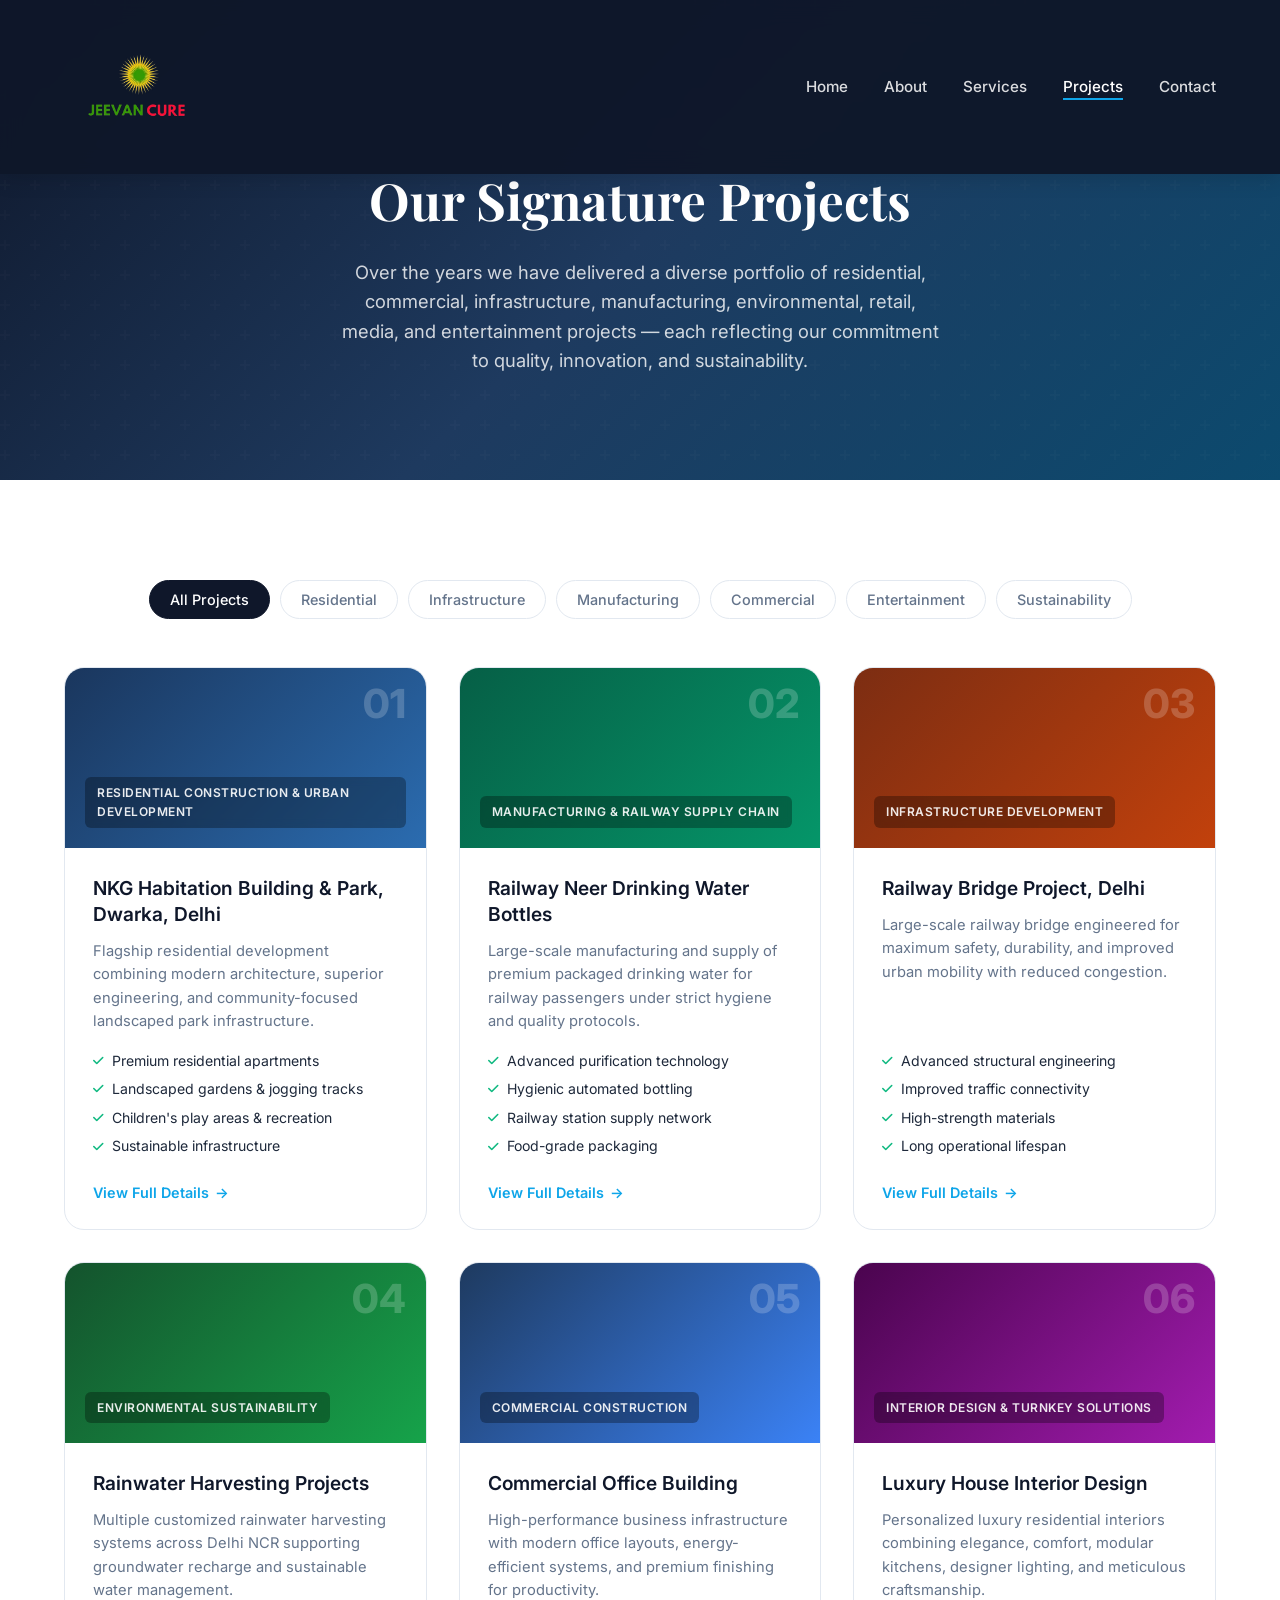
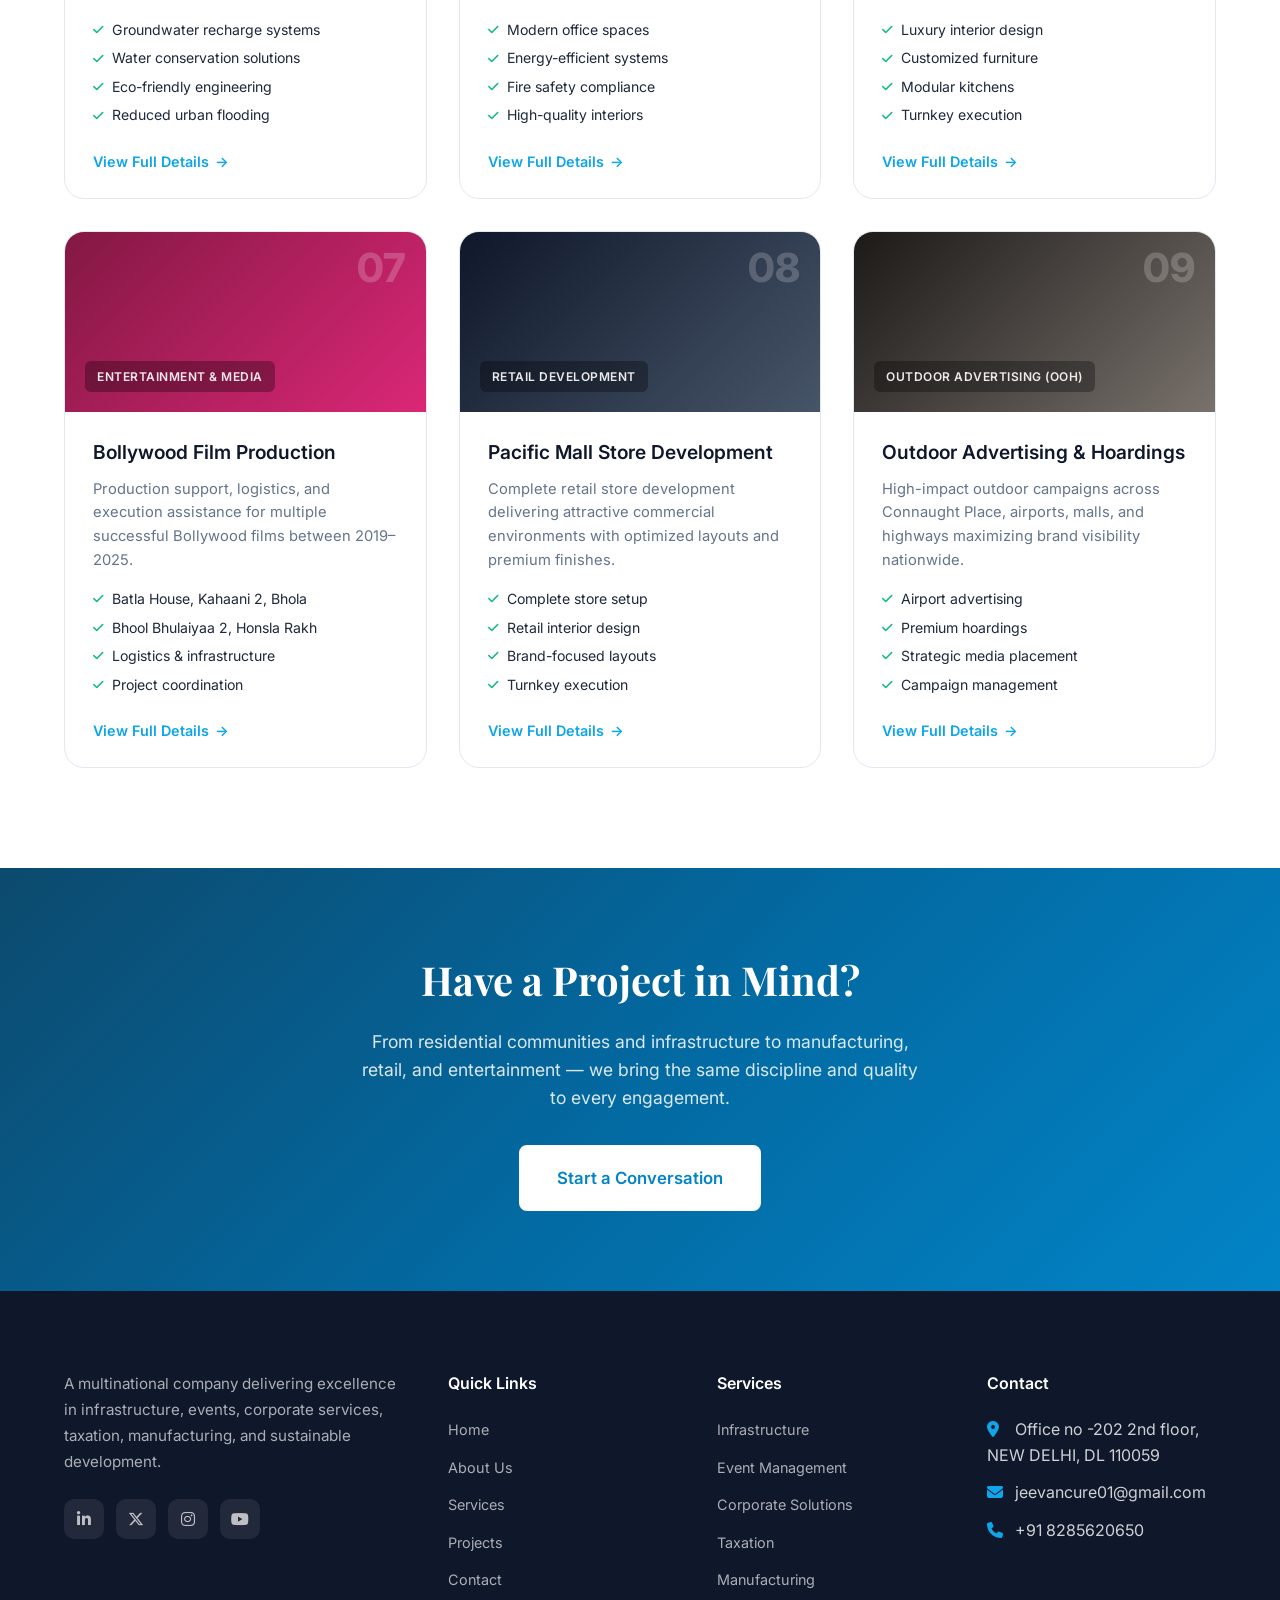
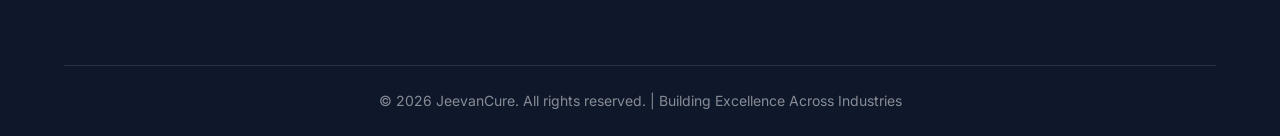
<file: projects.html>
<!DOCTYPE html>
<html lang="en">
<head>
    <meta charset="UTF-8">
    <meta name="viewport" content="width=device-width, initial-scale=1.0">
    <title>Projects | JeevanCure — Signature Portfolio</title>
    <meta name="description" content="Explore JeevanCure's signature projects across residential, infrastructure, manufacturing, commercial, entertainment, and sustainability verticals.">
    <link rel="stylesheet" href="style.css">
    <link rel="preconnect" href="https://fonts.googleapis.com">
    <link rel="preconnect" href="https://fonts.gstatic.com" crossorigin>
    <link href="https://fonts.googleapis.com/css2?family=Inter:wght@300;400;500;600;700;800&family=Playfair+Display:wght@600;700&display=swap" rel="stylesheet">
    <link rel="stylesheet" href="https://cdnjs.cloudflare.com/ajax/libs/font-awesome/6.5.1/css/all.min.css">
</head>
<body>
    <nav class="navbar solid" id="navbar">
        <div class="container nav-container">
            <a href="index.html" class="logo">
                <img src="jeevan-removebg-preview.png" alt="JeevanCure" class="logo-img" onerror="this.style.display='none'; this.nextElementSibling.style.display='inline';">
                <span class="logo-text" style="display:none;">JeevanCure</span>
            </a>
            <ul class="nav-links" id="navLinks">
                <li><a href="index.html">Home</a></li>
                <li><a href="about.html">About</a></li>
                <li><a href="services.html">Services</a></li>
                <li><a href="projects.html" class="active">Projects</a></li>
                <li><a href="contact.html">Contact</a></li>
            </ul>
            <button class="nav-toggle" id="navToggle" aria-label="Toggle navigation">
                <span></span><span></span><span></span>
            </button>
        </div>
    </nav>

    <section class="page-hero">
        <div class="container">
        
            <h1>Our Signature Projects</h1>
            <p>Over the years we have delivered a diverse portfolio of residential, commercial, infrastructure, manufacturing, environmental, retail, media, and entertainment projects — each reflecting our commitment to quality, innovation, and sustainability.</p>
        </div>
    </section>

    <section class="projects section">
        <div class="container">
            <div class="projects-filter">
                <button class="filter-btn active" data-filter="all">All Projects</button>
                <button class="filter-btn" data-filter="residential">Residential</button>
                <button class="filter-btn" data-filter="infrastructure">Infrastructure</button>
                <button class="filter-btn" data-filter="manufacturing">Manufacturing</button>
                <button class="filter-btn" data-filter="commercial">Commercial</button>
                <button class="filter-btn" data-filter="entertainment">Entertainment</button>
                <button class="filter-btn" data-filter="sustainability">Sustainability</button>
            </div>

            <div class="projects-grid" id="projectsGrid">
                <div class="project-card" data-category="residential">
                    <div class="project-image" style="background: linear-gradient(135deg, #1a365d 0%, #2b6cb0 100%);">
                        <div class="project-category">Residential Construction & Urban Development</div>
                        <div class="project-number">01</div>
                    </div>
                    <div class="project-content">
                        <h3>NKG Habitation Building & Park, Dwarka, Delhi</h3>
                        <p class="project-excerpt">Flagship residential development combining modern architecture, superior engineering, and community-focused landscaped park infrastructure.</p>
                        <ul class="project-features">
                            <li><i class="fas fa-check"></i> Premium residential apartments</li>
                            <li><i class="fas fa-check"></i> Landscaped gardens & jogging tracks</li>
                            <li><i class="fas fa-check"></i> Children's play areas & recreation</li>
                            <li><i class="fas fa-check"></i> Sustainable infrastructure</li>
                        </ul>
                        <button class="btn-view-more" data-project="1">View Full Details</button>
                    </div>
                </div>

                <div class="project-card" data-category="manufacturing">
                    <div class="project-image" style="background: linear-gradient(135deg, #065f46 0%, #059669 100%);">
                        <div class="project-category">Manufacturing & Railway Supply Chain</div>
                        <div class="project-number">02</div>
                    </div>
                    <div class="project-content">
                        <h3>Railway Neer Drinking Water Bottles</h3>
                        <p class="project-excerpt">Large-scale manufacturing and supply of premium packaged drinking water for railway passengers under strict hygiene and quality protocols.</p>
                        <ul class="project-features">
                            <li><i class="fas fa-check"></i> Advanced purification technology</li>
                            <li><i class="fas fa-check"></i> Hygienic automated bottling</li>
                            <li><i class="fas fa-check"></i> Railway station supply network</li>
                            <li><i class="fas fa-check"></i> Food-grade packaging</li>
                        </ul>
                        <button class="btn-view-more" data-project="2">View Full Details</button>
                    </div>
                </div>

                <div class="project-card" data-category="infrastructure">
                    <div class="project-image" style="background: linear-gradient(135deg, #7c2d12 0%, #c2410c 100%);">
                        <div class="project-category">Infrastructure Development</div>
                        <div class="project-number">03</div>
                    </div>
                    <div class="project-content">
                        <h3>Railway Bridge Project, Delhi</h3>
                        <p class="project-excerpt">Large-scale railway bridge engineered for maximum safety, durability, and improved urban mobility with reduced congestion.</p>
                        <ul class="project-features">
                            <li><i class="fas fa-check"></i> Advanced structural engineering</li>
                            <li><i class="fas fa-check"></i> Improved traffic connectivity</li>
                            <li><i class="fas fa-check"></i> High-strength materials</li>
                            <li><i class="fas fa-check"></i> Long operational lifespan</li>
                        </ul>
                        <button class="btn-view-more" data-project="3">View Full Details</button>
                    </div>
                </div>

                <div class="project-card" data-category="sustainability">
                    <div class="project-image" style="background: linear-gradient(135deg, #14532d 0%, #16a34a 100%);">
                        <div class="project-category">Environmental Sustainability</div>
                        <div class="project-number">04</div>
                    </div>
                    <div class="project-content">
                        <h3>Rainwater Harvesting Projects</h3>
                        <p class="project-excerpt">Multiple customized rainwater harvesting systems across Delhi NCR supporting groundwater recharge and sustainable water management.</p>
                        <ul class="project-features">
                            <li><i class="fas fa-check"></i> Groundwater recharge systems</li>
                            <li><i class="fas fa-check"></i> Water conservation solutions</li>
                            <li><i class="fas fa-check"></i> Eco-friendly engineering</li>
                            <li><i class="fas fa-check"></i> Reduced urban flooding</li>
                        </ul>
                        <button class="btn-view-more" data-project="4">View Full Details</button>
                    </div>
                </div>

                <div class="project-card" data-category="commercial">
                    <div class="project-image" style="background: linear-gradient(135deg, #1e3a5f 0%, #3b82f6 100%);">
                        <div class="project-category">Commercial Construction</div>
                        <div class="project-number">05</div>
                    </div>
                    <div class="project-content">
                        <h3>Commercial Office Building</h3>
                        <p class="project-excerpt">High-performance business infrastructure with modern office layouts, energy-efficient systems, and premium finishing for productivity.</p>
                        <ul class="project-features">
                            <li><i class="fas fa-check"></i> Modern office spaces</li>
                            <li><i class="fas fa-check"></i> Energy-efficient systems</li>
                            <li><i class="fas fa-check"></i> Fire safety compliance</li>
                            <li><i class="fas fa-check"></i> High-quality interiors</li>
                        </ul>
                        <button class="btn-view-more" data-project="5">View Full Details</button>
                    </div>
                </div>

                <div class="project-card" data-category="residential">
                    <div class="project-image" style="background: linear-gradient(135deg, #4a044e 0%, #a21caf 100%);">
                        <div class="project-category">Interior Design & Turnkey Solutions</div>
                        <div class="project-number">06</div>
                    </div>
                    <div class="project-content">
                        <h3>Luxury House Interior Design</h3>
                        <p class="project-excerpt">Personalized luxury residential interiors combining elegance, comfort, modular kitchens, designer lighting, and meticulous craftsmanship.</p>
                        <ul class="project-features">
                            <li><i class="fas fa-check"></i> Luxury interior design</li>
                            <li><i class="fas fa-check"></i> Customized furniture</li>
                            <li><i class="fas fa-check"></i> Modular kitchens</li>
                            <li><i class="fas fa-check"></i> Turnkey execution</li>
                        </ul>
                        <button class="btn-view-more" data-project="6">View Full Details</button>
                    </div>
                </div>

                <div class="project-card" data-category="entertainment">
                    <div class="project-image" style="background: linear-gradient(135deg, #831843 0%, #db2777 100%);">
                        <div class="project-category">Entertainment & Media</div>
                        <div class="project-number">07</div>
                    </div>
                    <div class="project-content">
                        <h3>Bollywood Film Production</h3>
                        <p class="project-excerpt">Production support, logistics, and execution assistance for multiple successful Bollywood films between 2019–2025.</p>
                        <ul class="project-features">
                            <li><i class="fas fa-check"></i> Batla House, Kahaani 2, Bhola</li>
                            <li><i class="fas fa-check"></i> Bhool Bhulaiyaa 2, Honsla Rakh</li>
                            <li><i class="fas fa-check"></i> Logistics & infrastructure</li>
                            <li><i class="fas fa-check"></i> Project coordination</li>
                        </ul>
                        <button class="btn-view-more" data-project="7">View Full Details</button>
                    </div>
                </div>

                <div class="project-card" data-category="commercial">
                    <div class="project-image" style="background: linear-gradient(135deg, #0f172a 0%, #475569 100%);">
                        <div class="project-category">Retail Development</div>
                        <div class="project-number">08</div>
                    </div>
                    <div class="project-content">
                        <h3>Pacific Mall Store Development</h3>
                        <p class="project-excerpt">Complete retail store development delivering attractive commercial environments with optimized layouts and premium finishes.</p>
                        <ul class="project-features">
                            <li><i class="fas fa-check"></i> Complete store setup</li>
                            <li><i class="fas fa-check"></i> Retail interior design</li>
                            <li><i class="fas fa-check"></i> Brand-focused layouts</li>
                            <li><i class="fas fa-check"></i> Turnkey execution</li>
                        </ul>
                        <button class="btn-view-more" data-project="8">View Full Details</button>
                    </div>
                </div>

                <div class="project-card" data-category="commercial">
                    <div class="project-image" style="background: linear-gradient(135deg, #1c1917 0%, #78716c 100%);">
                        <div class="project-category">Outdoor Advertising (OOH)</div>
                        <div class="project-number">09</div>
                    </div>
                    <div class="project-content">
                        <h3>Outdoor Advertising & Hoardings</h3>
                        <p class="project-excerpt">High-impact outdoor campaigns across Connaught Place, airports, malls, and highways maximizing brand visibility nationwide.</p>
                        <ul class="project-features">
                            <li><i class="fas fa-check"></i> Airport advertising</li>
                            <li><i class="fas fa-check"></i> Premium hoardings</li>
                            <li><i class="fas fa-check"></i> Strategic media placement</li>
                            <li><i class="fas fa-check"></i> Campaign management</li>
                        </ul>
                        <button class="btn-view-more" data-project="9">View Full Details</button>
                    </div>
                </div>
            </div>
        </div>
    </section>

    <section class="cta section">
        <div class="container">
            <div class="cta-content">
                <h2>Have a Project in Mind?</h2>
                <p>From residential communities and infrastructure to manufacturing, retail, and entertainment — we bring the same discipline and quality to every engagement.</p>
                <a href="contact.html" class="btn btn-primary btn-lg">Start a Conversation</a>
            </div>
        </div>
    </section>

    <!-- Project Modal -->
    <div class="modal" id="projectModal">
        <div class="modal-overlay"></div>
        <div class="modal-content">
            <button class="modal-close" id="modalClose"><i class="fas fa-times"></i></button>
            <div class="modal-body" id="modalBody"></div>
        </div>
    </div>

    <footer class="footer">
        <div class="container">
            <div class="footer-grid">
                <div class="footer-brand">
                  
                    <p>A multinational company delivering excellence in infrastructure, events, corporate services, taxation, manufacturing, and sustainable development.</p>
                    <div class="social-links">
                        <a href="#" aria-label="LinkedIn"><i class="fab fa-linkedin-in"></i></a>
                        <a href="#" aria-label="Twitter"><i class="fab fa-x-twitter"></i></a>
                        <a href="#" aria-label="Instagram"><i class="fab fa-instagram"></i></a>
                        <a href="#" aria-label="YouTube"><i class="fab fa-youtube"></i></a>
                    </div>
                </div>
                <div class="footer-links">
                    <h4>Quick Links</h4>
                    <ul>
                        <li><a href="index.html">Home</a></li>
                        <li><a href="about.html">About Us</a></li>
                        <li><a href="services.html">Services</a></li>
                        <li><a href="projects.html">Projects</a></li>
                        <li><a href="contact.html">Contact</a></li>
                    </ul>
                </div>
                <div class="footer-links">
                    <h4>Services</h4>
                    <ul>
                        <li><a href="services.html">Infrastructure</a></li>
                        <li><a href="services.html">Event Management</a></li>
                        <li><a href="services.html">Corporate Solutions</a></li>
                        <li><a href="services.html">Taxation</a></li>
                        <li><a href="services.html">Manufacturing</a></li>
                    </ul>
                </div>
                <div class="footer-links">
                    <h4>Contact</h4>
                    <ul>
                        <li><i class="fas fa-map-marker-alt"></i> Office no -202 2nd floor, NEW DELHI, DL 110059</li>
                        <li><i class="fas fa-envelope"></i> jeevancure01@gmail.com</li>
                        <li><i class="fas fa-phone"></i> +91 8285620650</li>
                    </ul>
                </div>
            </div>
            <div class="footer-bottom">
                <p>&copy; 2026 JeevanCure. All rights reserved. | Building Excellence Across Industries</p>
            </div>
        </div>
    </footer>

    <script src="script.js"></script>
</body>
</html>
</file>
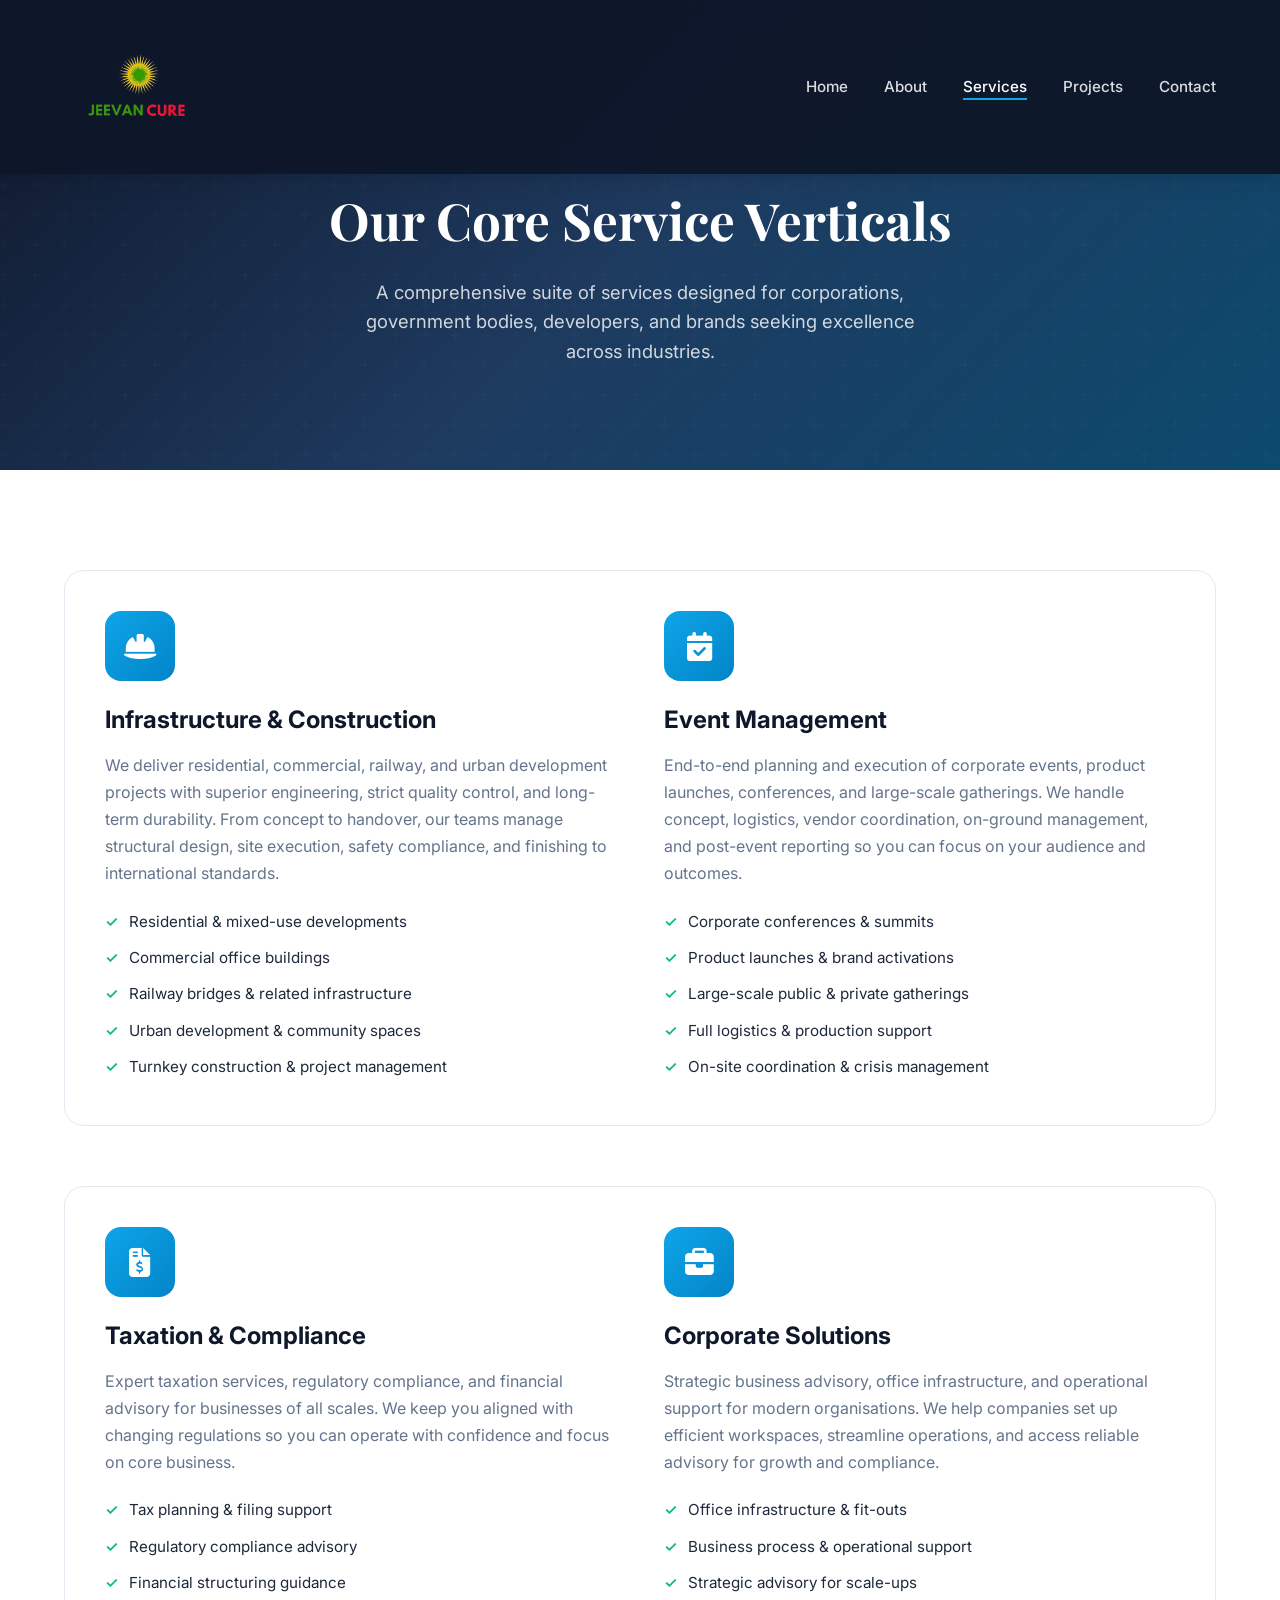
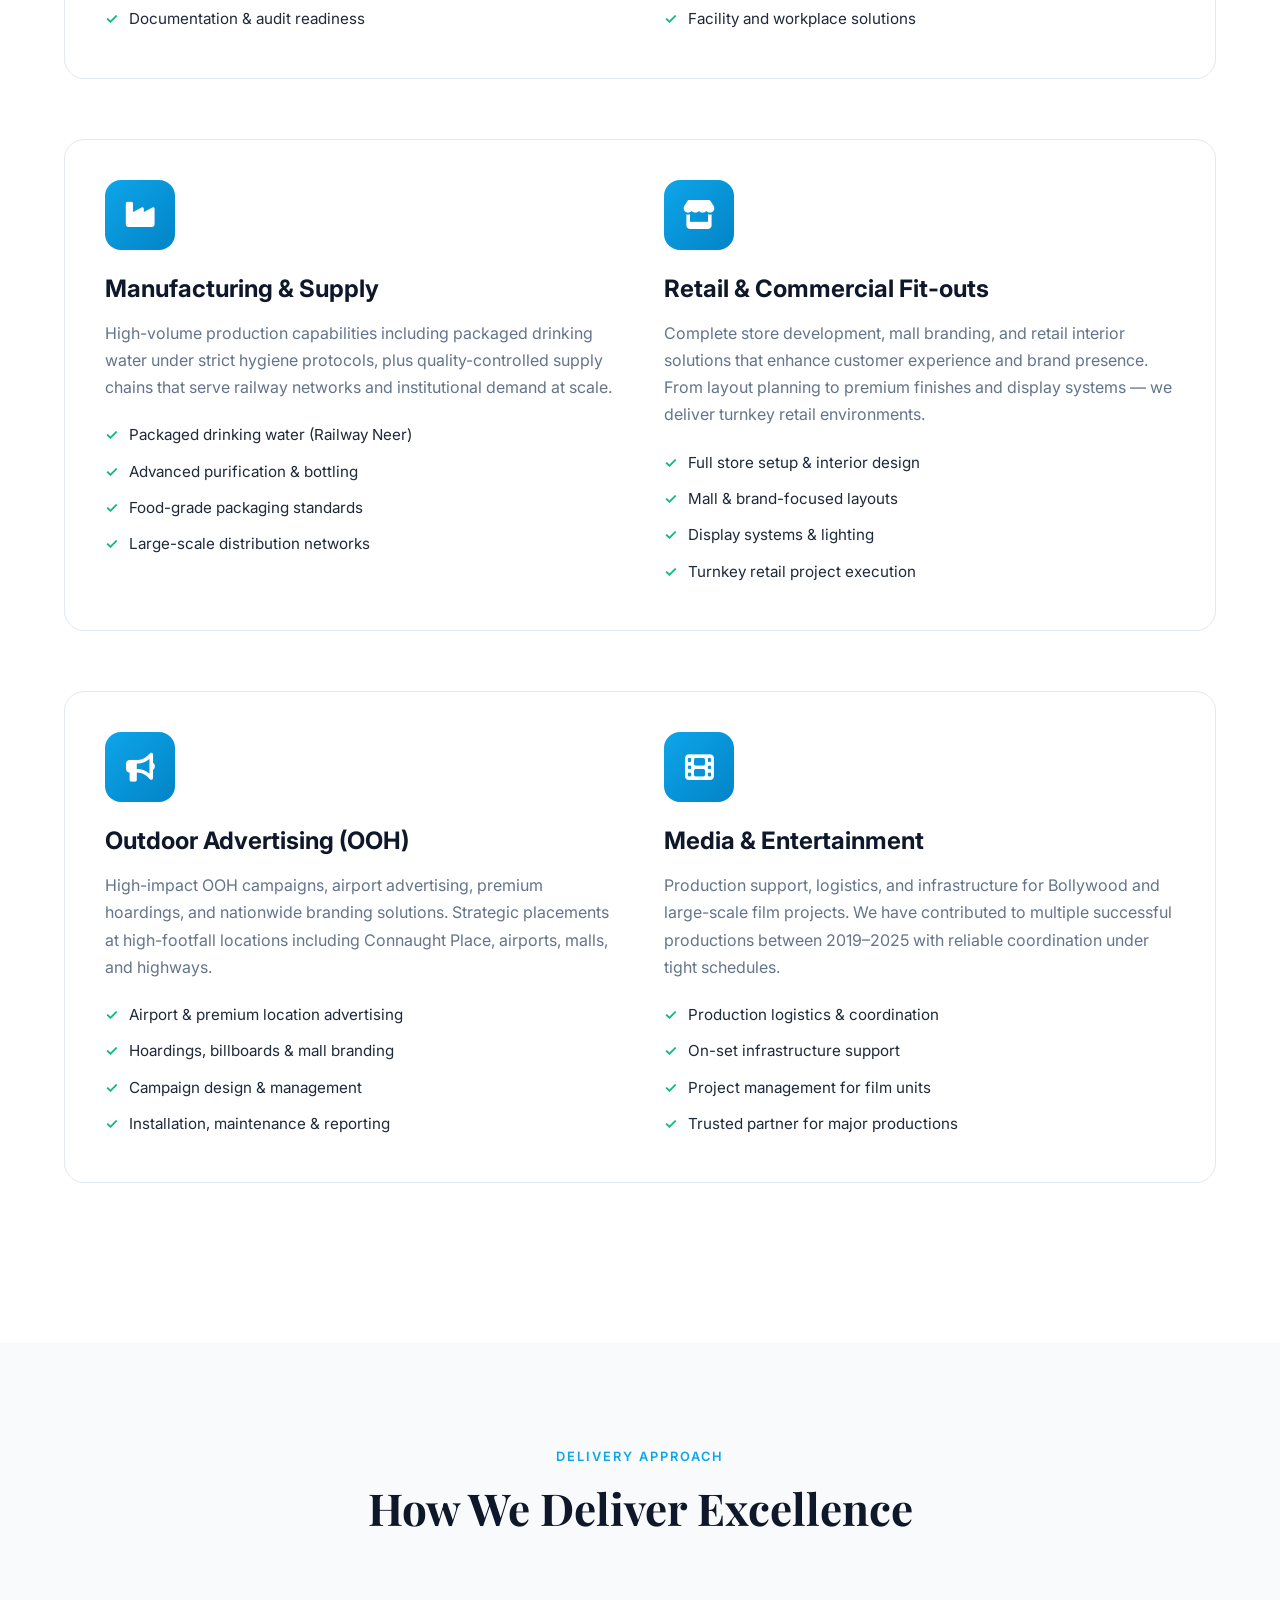
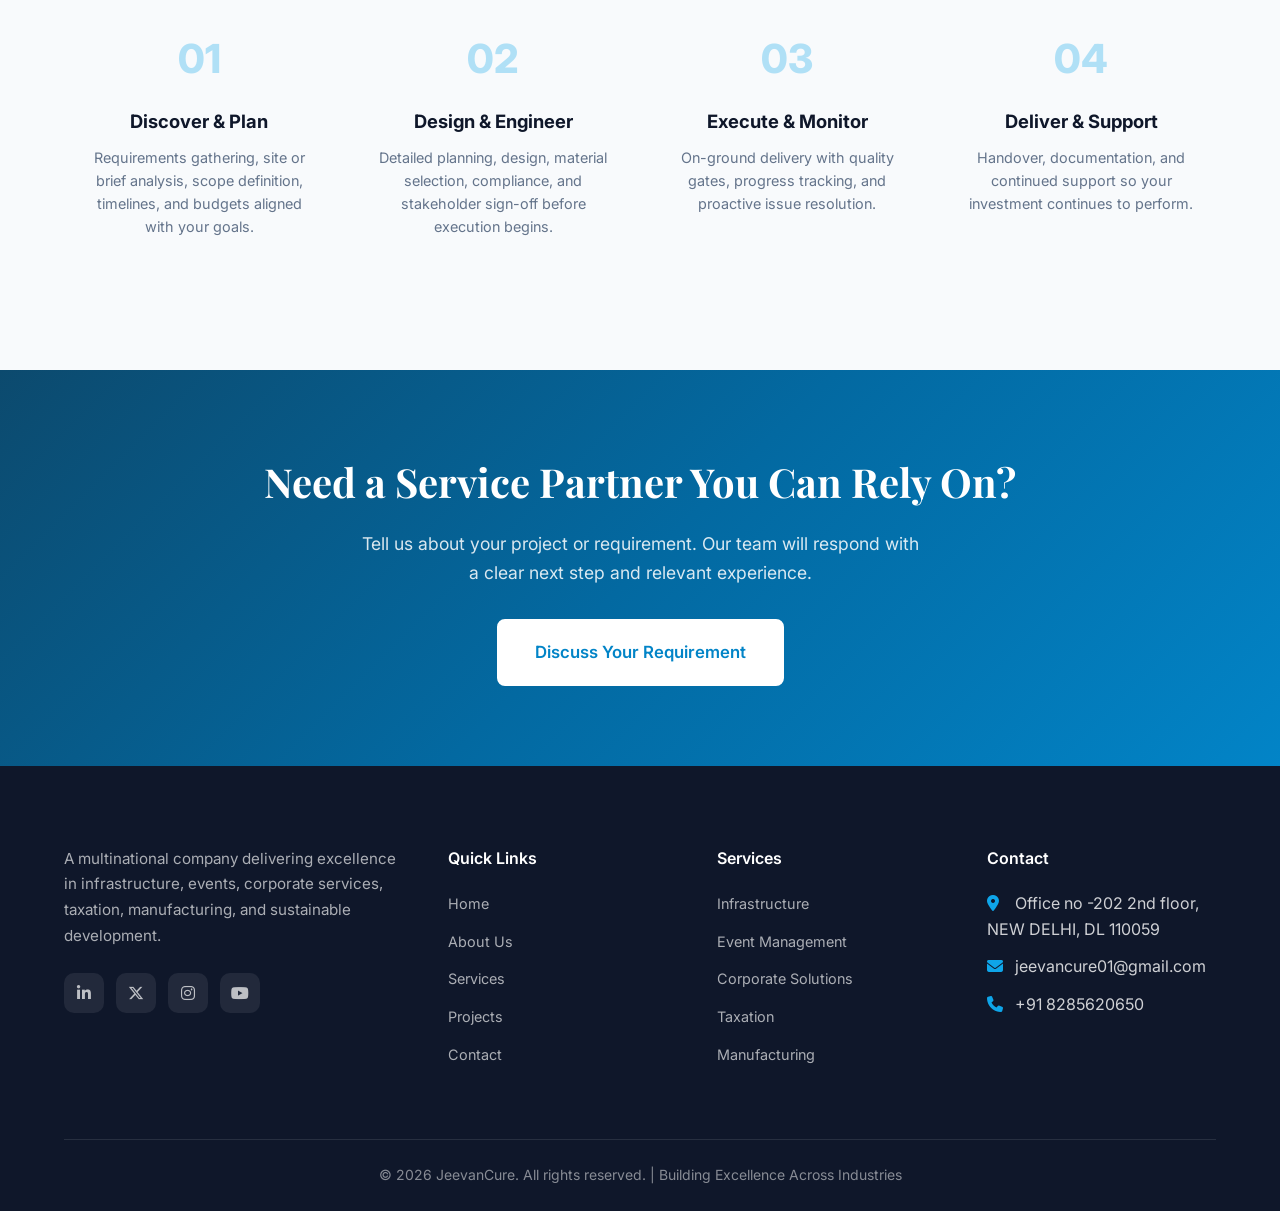
<file: services.html>
<!DOCTYPE html>
<html lang="en">
<head>
    <meta charset="UTF-8">
    <meta name="viewport" content="width=device-width, initial-scale=1.0">
    <title>Services | JeevanCure — Infrastructure, Events, Corporate & More</title>
    <meta name="description" content="Explore JeevanCure's full suite of services: infrastructure & construction, event management, corporate solutions, taxation, manufacturing, retail, media, and outdoor advertising.">
    <link rel="stylesheet" href="style.css">
    <link rel="preconnect" href="https://fonts.googleapis.com">
    <link rel="preconnect" href="https://fonts.gstatic.com" crossorigin>
    <link href="https://fonts.googleapis.com/css2?family=Inter:wght@300;400;500;600;700;800&family=Playfair+Display:wght@600;700&display=swap" rel="stylesheet">
    <link rel="stylesheet" href="https://cdnjs.cloudflare.com/ajax/libs/font-awesome/6.5.1/css/all.min.css">
</head>
<body>
    <nav class="navbar solid" id="navbar">
        <div class="container nav-container">
            <a href="index.html" class="logo">
                <img src="jeevan-removebg-preview.png" alt="JeevanCure" class="logo-img" onerror="this.style.display='none'; this.nextElementSibling.style.display='inline';">
                <span class="logo-text" style="display:none;">JeevanCure</span>
            </a>
            <ul class="nav-links" id="navLinks">
                <li><a href="index.html">Home</a></li>
                <li><a href="about.html">About</a></li>
                <li><a href="services.html" class="active">Services</a></li>
                <li><a href="projects.html">Projects</a></li>
                <li><a href="contact.html">Contact</a></li>
            </ul>
            <button class="nav-toggle" id="navToggle" aria-label="Toggle navigation">
                <span></span><span></span><span></span>
            </button>
        </div>
    </nav>

    <section class="page-hero">
        <div class="container">
            <div class="breadcrumb">
               
            </div>
            <h1>Our Core Service Verticals</h1>
            <p>A comprehensive suite of services designed for corporations, government bodies, developers, and brands seeking excellence across industries.</p>
        </div>
    </section>

    <section class="section">
        <div class="container">
            <div class="service-detail">
                <div>
                    <div class="service-detail-icon"><i class="fas fa-hard-hat"></i></div>
                    <h3>Infrastructure & Construction</h3>
                    <p>We deliver residential, commercial, railway, and urban development projects with superior engineering, strict quality control, and long-term durability. From concept to handover, our teams manage structural design, site execution, safety compliance, and finishing to international standards.</p>
                    <ul>
                        <li>Residential & mixed-use developments</li>
                        <li>Commercial office buildings</li>
                        <li>Railway bridges & related infrastructure</li>
                        <li>Urban development & community spaces</li>
                        <li>Turnkey construction & project management</li>
                    </ul>
                </div>
                <div>
                    <div class="service-detail-icon"><i class="fas fa-calendar-check"></i></div>
                    <h3>Event Management</h3>
                    <p>End-to-end planning and execution of corporate events, product launches, conferences, and large-scale gatherings. We handle concept, logistics, vendor coordination, on-ground management, and post-event reporting so you can focus on your audience and outcomes.</p>
                    <ul>
                        <li>Corporate conferences & summits</li>
                        <li>Product launches & brand activations</li>
                        <li>Large-scale public & private gatherings</li>
                        <li>Full logistics & production support</li>
                        <li>On-site coordination & crisis management</li>
                    </ul>
                </div>
            </div>

            <div class="service-detail">
                <div>
                    <div class="service-detail-icon"><i class="fas fa-briefcase"></i></div>
                    <h3>Corporate Solutions</h3>
                    <p>Strategic business advisory, office infrastructure, and operational support for modern organisations. We help companies set up efficient workspaces, streamline operations, and access reliable advisory for growth and compliance.</p>
                    <ul>
                        <li>Office infrastructure & fit-outs</li>
                        <li>Business process & operational support</li>
                        <li>Strategic advisory for scale-ups</li>
                        <li>Facility and workplace solutions</li>
                    </ul>
                </div>
                <div>
                    <div class="service-detail-icon"><i class="fas fa-file-invoice-dollar"></i></div>
                    <h3>Taxation & Compliance</h3>
                    <p>Expert taxation services, regulatory compliance, and financial advisory for businesses of all scales. We keep you aligned with changing regulations so you can operate with confidence and focus on core business.</p>
                    <ul>
                        <li>Tax planning & filing support</li>
                        <li>Regulatory compliance advisory</li>
                        <li>Financial structuring guidance</li>
                        <li>Documentation & audit readiness</li>
                    </ul>
                </div>
            </div>

            <div class="service-detail">
                <div>
                    <div class="service-detail-icon"><i class="fas fa-industry"></i></div>
                    <h3>Manufacturing & Supply</h3>
                    <p>High-volume production capabilities including packaged drinking water under strict hygiene protocols, plus quality-controlled supply chains that serve railway networks and institutional demand at scale.</p>
                    <ul>
                        <li>Packaged drinking water (Railway Neer)</li>
                        <li>Advanced purification & bottling</li>
                        <li>Food-grade packaging standards</li>
                        <li>Large-scale distribution networks</li>
                    </ul>
                </div>
                <div>
                    <div class="service-detail-icon"><i class="fas fa-store"></i></div>
                    <h3>Retail & Commercial Fit-outs</h3>
                    <p>Complete store development, mall branding, and retail interior solutions that enhance customer experience and brand presence. From layout planning to premium finishes and display systems — we deliver turnkey retail environments.</p>
                    <ul>
                        <li>Full store setup & interior design</li>
                        <li>Mall & brand-focused layouts</li>
                        <li>Display systems & lighting</li>
                        <li>Turnkey retail project execution</li>
                    </ul>
                </div>
            </div>

            <div class="service-detail">
                <div>
                    <div class="service-detail-icon"><i class="fas fa-film"></i></div>
                    <h3>Media & Entertainment</h3>
                    <p>Production support, logistics, and infrastructure for Bollywood and large-scale film projects. We have contributed to multiple successful productions between 2019–2025 with reliable coordination under tight schedules.</p>
                    <ul>
                        <li>Production logistics & coordination</li>
                        <li>On-set infrastructure support</li>
                        <li>Project management for film units</li>
                        <li>Trusted partner for major productions</li>
                    </ul>
                </div>
                <div>
                    <div class="service-detail-icon"><i class="fas fa-bullhorn"></i></div>
                    <h3>Outdoor Advertising (OOH)</h3>
                    <p>High-impact OOH campaigns, airport advertising, premium hoardings, and nationwide branding solutions. Strategic placements at high-footfall locations including Connaught Place, airports, malls, and highways.</p>
                    <ul>
                        <li>Airport & premium location advertising</li>
                        <li>Hoardings, billboards & mall branding</li>
                        <li>Campaign design & management</li>
                        <li>Installation, maintenance & reporting</li>
                    </ul>
                </div>
            </div>
        </div>
    </section>

    <section class="process section" style="background: var(--bg-alt);">
        <div class="container">
            <div class="section-header">
                <span class="section-tag">Delivery Approach</span>
                <h2 class="section-title">How We Deliver Excellence</h2>
            </div>
            <div class="process-steps">
                <div class="process-step">
                    <h3>Discover & Plan</h3>
                    <p>Requirements gathering, site or brief analysis, scope definition, timelines, and budgets aligned with your goals.</p>
                </div>
                <div class="process-step">
                    <h3>Design & Engineer</h3>
                    <p>Detailed planning, design, material selection, compliance, and stakeholder sign-off before execution begins.</p>
                </div>
                <div class="process-step">
                    <h3>Execute & Monitor</h3>
                    <p>On-ground delivery with quality gates, progress tracking, and proactive issue resolution.</p>
                </div>
                <div class="process-step">
                    <h3>Deliver & Support</h3>
                    <p>Handover, documentation, and continued support so your investment continues to perform.</p>
                </div>
            </div>
        </div>
    </section>

    <section class="cta section">
        <div class="container">
            <div class="cta-content">
                <h2>Need a Service Partner You Can Rely On?</h2>
                <p>Tell us about your project or requirement. Our team will respond with a clear next step and relevant experience.</p>
                <a href="contact.html" class="btn btn-primary btn-lg">Discuss Your Requirement</a>
            </div>
        </div>
    </section>

    <footer class="footer">
        <div class="container">
            <div class="footer-grid">
                <div class="footer-brand">
                   
                    <p>A multinational company delivering excellence in infrastructure, events, corporate services, taxation, manufacturing, and sustainable development.</p>
                    <div class="social-links">
                        <a href="#" aria-label="LinkedIn"><i class="fab fa-linkedin-in"></i></a>
                        <a href="#" aria-label="Twitter"><i class="fab fa-x-twitter"></i></a>
                        <a href="#" aria-label="Instagram"><i class="fab fa-instagram"></i></a>
                        <a href="#" aria-label="YouTube"><i class="fab fa-youtube"></i></a>
                    </div>
                </div>
                <div class="footer-links">
                    <h4>Quick Links</h4>
                    <ul>
                        <li><a href="index.html">Home</a></li>
                        <li><a href="about.html">About Us</a></li>
                        <li><a href="services.html">Services</a></li>
                        <li><a href="projects.html">Projects</a></li>
                        <li><a href="contact.html">Contact</a></li>
                    </ul>
                </div>
                <div class="footer-links">
                    <h4>Services</h4>
                    <ul>
                        <li><a href="services.html">Infrastructure</a></li>
                        <li><a href="services.html">Event Management</a></li>
                        <li><a href="services.html">Corporate Solutions</a></li>
                        <li><a href="services.html">Taxation</a></li>
                        <li><a href="services.html">Manufacturing</a></li>
                    </ul>
                </div>
                <div class="footer-links">
                    <h4>Contact</h4>
                    <ul>
                        <li><i class="fas fa-map-marker-alt"></i> Office no -202 2nd floor, NEW DELHI, DL 110059</li>
                        <li><i class="fas fa-envelope"></i> jeevancure01@gmail.com</li>
                        <li><i class="fas fa-phone"></i> +91 8285620650</li>
                    </ul>
                </div>
            </div>
            <div class="footer-bottom">
                <p>&copy; 2026 JeevanCure. All rights reserved. | Building Excellence Across Industries</p>
            </div>
        </div>
    </footer>

    <script src="script.js"></script>
</body>
</html>
</file>
<file: style.css>
/* ===== CSS Variables ===== */
:root {
    --primary: #0f172a;
    --primary-light: #1e293b;
    --accent: #0ea5e9;
    --accent-dark: #0284c7;
    --accent-light: #38bdf8;
    --gold: #f59e0b;
    --text: #1e293b;
    --text-light: #64748b;
    --text-muted: #94a3b8;
    --bg: #ffffff;
    --bg-alt: #f8fafc;
    --bg-dark: #0f172a;
    --border: #e2e8f0;
    --success: #10b981;
    --radius: 12px;
    --radius-lg: 20px;
    --shadow: 0 4px 6px -1px rgb(0 0 0 / 0.07), 0 2px 4px -2px rgb(0 0 0 / 0.05);
    --shadow-lg: 0 20px 25px -5px rgb(0 0 0 / 0.1), 0 8px 10px -6px rgb(0 0 0 / 0.1);
    --shadow-xl: 0 25px 50px -12px rgb(0 0 0 / 0.25);
    --transition: all 0.3s cubic-bezier(0.4, 0, 0.2, 1);
    --font: 'Inter', system-ui, -apple-system, sans-serif;
    --font-display: 'Playfair Display', Georgia, serif;
}

/* ===== Reset & Base ===== */
*, *::before, *::after {
    box-sizing: border-box;
    margin: 0;
    padding: 0;
}

html {
    scroll-behavior: smooth;
    font-size: 16px;
}

body {
    font-family: var(--font);
    color: var(--text);
    background: var(--bg);
    line-height: 1.6;
    overflow-x: hidden;
}

img {
    max-width: 100%;
    display: block;
}

a {
    text-decoration: none;
    color: inherit;
    transition: var(--transition);
}

ul {
    list-style: none;
}

button, input, select, textarea {
    font-family: inherit;
    font-size: inherit;
}

.container {
    width: 100%;
    max-width: 1200px;
    margin: 0 auto;
    padding: 0 24px;
}

.section {
    padding: 100px 0;
}

.section-header {
    text-align: center;
    max-width: 720px;
    margin: 0 auto 60px;
}

.section-tag {
    display: inline-block;
    font-size: 0.8rem;
    font-weight: 600;
    letter-spacing: 2px;
    text-transform: uppercase;
    color: var(--accent);
    margin-bottom: 12px;
}

.section-title {
    font-family: var(--font-display);
    font-size: clamp(2rem, 4vw, 2.75rem);
    font-weight: 700;
    color: var(--primary);
    line-height: 1.25;
    margin-bottom: 16px;
}

.section-desc {
    font-size: 1.1rem;
    color: var(--text-light);
    line-height: 1.7;
}

/* ===== Buttons ===== */
.btn {
    display: inline-flex;
    align-items: center;
    justify-content: center;
    gap: 8px;
    padding: 14px 28px;
    font-weight: 600;
    font-size: 0.95rem;
    border-radius: 8px;
    border: 2px solid transparent;
    cursor: pointer;
    transition: var(--transition);
}

.btn-primary {
    background: var(--accent);
    color: white;
    border-color: var(--accent);
}

.btn-primary:hover {
    background: var(--accent-dark);
    border-color: var(--accent-dark);
    transform: translateY(-2px);
    box-shadow: 0 10px 20px -5px rgba(14, 165, 233, 0.4);
}

.btn-outline {
    background: transparent;
    color: white;
    border-color: rgba(255,255,255,0.5);
}

.btn-outline:hover {
    background: white;
    color: var(--primary);
    border-color: white;
}

.btn-outline-dark {
    background: transparent;
    color: var(--primary);
    border-color: var(--border);
}

.btn-outline-dark:hover {
    background: var(--primary);
    color: white;
    border-color: var(--primary);
}

.btn-lg {
    padding: 18px 36px;
    font-size: 1.05rem;
}

.btn-full {
    width: 100%;
}

/* ===== Navbar ===== */
.navbar {
    position: fixed;
    top: 0;
    left: 0;
    right: 0;
    z-index: 1000;
    padding: 18px 0;
    transition: var(--transition);
    background: transparent;
}

.navbar.scrolled,
.navbar.solid {
    background: rgba(15, 23, 42, 0.97);
    backdrop-filter: blur(12px);
    padding: 12px 0;
    box-shadow: 0 4px 20px rgba(0,0,0,0.15);
}

.nav-container {
    display: flex;
    align-items: center;
    justify-content: space-between;
}

.logo {
    display: flex;
    align-items: center;
    gap: 10px;
    font-weight: 700;
    font-size: 1.4rem;
    color: white;
}

.logo-img {
    height: 150px;
    width: auto;
    object-fit: contain;
}

.logo-img-footer {
    height: 56px;
    margin-bottom: 8px;
}

.logo-text {
    font-weight: 700;
    font-size: 1.35rem;
    color: white;
    letter-spacing: -0.5px;
}

.nav-links {
    display: flex;
    align-items: center;
    gap: 36px;
}

.nav-links a {
    color: rgba(255,255,255,0.85);
    font-weight: 500;
    font-size: 0.95rem;
    position: relative;
}

.nav-links a::after {
    content: '';
    position: absolute;
    bottom: -4px;
    left: 0;
    width: 0;
    height: 2px;
    background: var(--accent);
    transition: var(--transition);
}

.nav-links a:hover,
.nav-links a.active {
    color: white;
}

.nav-links a:hover::after,
.nav-links a.active::after {
    width: 100%;
}

.nav-toggle {
    display: none;
    flex-direction: column;
    gap: 5px;
    background: none;
    border: none;
    cursor: pointer;
    padding: 4px;
    z-index: 1001;
}

.nav-toggle span {
    width: 24px;
    height: 2px;
    background: white;
    border-radius: 2px;
    transition: var(--transition);
}

.nav-toggle.active span:nth-child(1) {
    transform: rotate(45deg) translate(5px, 5px);
}

.nav-toggle.active span:nth-child(2) {
    opacity: 0;
}

.nav-toggle.active span:nth-child(3) {
    transform: rotate(-45deg) translate(5px, -5px);
}

/* ===== Page Hero (inner pages) ===== */
.page-hero {
    position: relative;
    padding: 160px 0 80px;
    background: linear-gradient(135deg, #0f172a 0%, #1e3a5f 50%, #0c4a6e 100%);
    color: white;
    text-align: center;
    overflow: hidden;
}

.page-hero::before {
    content: '';
    position: absolute;
    inset: 0;
    background: url("data:image/svg+xml,%3Csvg width='60' height='60' viewBox='0 0 60 60' xmlns='http://www.w3.org/2000/svg'%3E%3Cg fill='none' fill-rule='evenodd'%3E%3Cg fill='%23ffffff' fill-opacity='0.03'%3E%3Cpath d='M36 34v-4h-2v4h-4v2h4v4h2v-4h4v-2h-4zm0-30V0h-2v4h-4v2h4v4h2V6h4V4h-4zM6 34v-4H4v4H0v2h4v4h2v-4h4v-2H6zM6 4V0H4v4H0v2h4v4h2V6h4V4H6z'/%3E%3C/g%3E%3C/g%3E%3C/svg%3E");
    opacity: 0.5;
}

.page-hero .container {
    position: relative;
    z-index: 1;
}

.page-hero h1 {
    font-family: var(--font-display);
    font-size: clamp(2.2rem, 5vw, 3.2rem);
    font-weight: 700;
    margin-bottom: 16px;
}

.page-hero p {
    font-size: 1.15rem;
    color: rgba(255,255,255,0.8);
    max-width: 600px;
    margin: 0 auto 24px;
}

.breadcrumb {
    display: flex;
    justify-content: center;
    gap: 8px;
    font-size: 0.9rem;
    color: rgba(255,255,255,0.6);
    margin-bottom: 20px;
}

.breadcrumb a {
    color: var(--accent-light);
}

.breadcrumb a:hover {
    color: white;
}

/* ===== Home Hero with Video ===== */
.hero {
    position: relative;
    min-height: 100vh;
    display: flex;
    align-items: center;
    overflow: hidden;
    background: #0f172a;
}

.hero-video {
    position: absolute;
    top: 0;
    left: 0;
    width: 100%;
    height: 100%;
    object-fit: cover;
    z-index: 0;
}

.hero-overlay {
    position: absolute;
    inset: 0;
    background: linear-gradient(
        to bottom,
        rgba(15, 23, 42, 0.65) 0%,
        rgba(15, 23, 42, 0.55) 40%,
        rgba(15, 23, 42, 0.75) 100%
    );
    z-index: 1;
}

.hero-content {
    position: relative;
    z-index: 2;
    padding-top: 80px;
    max-width: 900px;
}

.hero-title {
    font-family: var(--font-display);
    font-size: clamp(2.5rem, 6vw, 4.2rem);
    font-weight: 700;
    color: white;
    line-height: 1.15;
    margin-bottom: 24px;
}

.hero-subtitle {
    font-size: clamp(1.05rem, 2vw, 1.25rem);
    color: rgba(255,255,255,0.8);
    max-width: 640px;
    margin-bottom: 36px;
    line-height: 1.7;
}

.hero-buttons {
    display: flex;
    flex-wrap: wrap;
    gap: 16px;
    margin-bottom: 60px;
}

.hero-stats {
    display: grid;
    grid-template-columns: repeat(4, 1fr);
    gap: 24px;
    padding-top: 40px;
    border-top: 1px solid rgba(255,255,255,0.15);
}

.stat {
    text-align: left;
}

.stat-number {
    display: block;
    font-size: 2rem;
    font-weight: 700;
    color: var(--accent-light);
    margin-bottom: 4px;
}

.stat-label {
    font-size: 0.85rem;
    color: rgba(255,255,255,0.65);
}

.scroll-indicator {
    position: absolute;
    bottom: 30px;
    left: 50%;
    transform: translateX(-50%);
    z-index: 2;
}

.scroll-indicator a {
    color: rgba(255,255,255,0.5);
    font-size: 1.5rem;
    animation: bounce 2s infinite;
}

@keyframes bounce {
    0%, 20%, 50%, 80%, 100% { transform: translateY(0); }
    40% { transform: translateY(-10px); }
    60% { transform: translateY(-5px); }
}

/* ===== About (home + page) ===== */
.about {
    background: var(--bg);
}

.about-grid {
    display: grid;
    grid-template-columns: repeat(4, 1fr);
    gap: 28px;
}

.about-card {
    background: var(--bg-alt);
    padding: 36px 28px;
    border-radius: var(--radius-lg);
    border: 1px solid var(--border);
    transition: var(--transition);
}

.about-card:hover {
    transform: translateY(-6px);
    box-shadow: var(--shadow-lg);
    border-color: transparent;
}

.about-icon {
    width: 56px;
    height: 56px;
    background: linear-gradient(135deg, var(--accent), var(--accent-dark));
    border-radius: 14px;
    display: flex;
    align-items: center;
    justify-content: center;
    color: white;
    font-size: 1.4rem;
    margin-bottom: 20px;
}

.about-card h3 {
    font-size: 1.15rem;
    font-weight: 600;
    margin-bottom: 10px;
    color: var(--primary);
}

.about-card p {
    font-size: 0.95rem;
    color: var(--text-light);
    line-height: 1.65;
}

/* About page extras */
.about-story {
    display: grid;
    grid-template-columns: 1fr 1fr;
    gap: 60px;
    align-items: center;
    margin-bottom: 80px;
}

.about-story-content h2 {
    font-family: var(--font-display);
    font-size: 2rem;
    color: var(--primary);
    margin-bottom: 20px;
}

.about-story-content p {
    color: var(--text-light);
    margin-bottom: 16px;
    line-height: 1.75;
}

.about-story-visual {
    background: linear-gradient(135deg, #0f172a 0%, #1e3a5f 100%);
    border-radius: var(--radius-lg);
    height: 400px;
    display: flex;
    align-items: center;
    justify-content: center;
    color: white;
    font-size: 4rem;
    position: relative;
    overflow: hidden;
}

.about-story-visual::after {
    content: '';
    position: absolute;
    inset: 0;
    background: linear-gradient(45deg, transparent 40%, rgba(14,165,233,0.15) 100%);
}

.values-grid {
    display: grid;
    grid-template-columns: repeat(3, 1fr);
    gap: 28px;
    margin-top: 40px;
}

.value-card {
    background: white;
    border: 1px solid var(--border);
    border-radius: var(--radius);
    padding: 32px;
    text-align: center;
    transition: var(--transition);
}

.value-card:hover {
    box-shadow: var(--shadow-lg);
    transform: translateY(-4px);
}

.value-card i {
    font-size: 2rem;
    color: var(--accent);
    margin-bottom: 16px;
}

.value-card h3 {
    font-size: 1.15rem;
    margin-bottom: 10px;
    color: var(--primary);
}

.value-card p {
    font-size: 0.95rem;
    color: var(--text-light);
}

.timeline {
    position: relative;
    max-width: 800px;
    margin: 60px auto 0;
    padding-left: 40px;
}

.timeline::before {
    content: '';
    position: absolute;
    left: 0;
    top: 0;
    bottom: 0;
    width: 3px;
    background: linear-gradient(to bottom, var(--accent), var(--accent-light));
    border-radius: 2px;
}

.timeline-item {
    position: relative;
    margin-bottom: 40px;
    padding-left: 30px;
}

.timeline-item::before {
    content: '';
    position: absolute;
    left: -46px;
    top: 6px;
    width: 14px;
    height: 14px;
    background: var(--accent);
    border-radius: 50%;
    border: 3px solid white;
    box-shadow: 0 0 0 3px var(--accent);
}

.timeline-item h4 {
    font-size: 1.1rem;
    color: var(--primary);
    margin-bottom: 6px;
}

.timeline-item span {
    font-size: 0.85rem;
    color: var(--accent);
    font-weight: 600;
}

.timeline-item p {
    font-size: 0.95rem;
    color: var(--text-light);
    margin-top: 8px;
}

/* ===== Services ===== */
.services {
    background: var(--bg-alt);
}

.services-grid {
    display: grid;
    grid-template-columns: repeat(4, 1fr);
    gap: 24px;
}

.service-card {
    background: white;
    padding: 32px 26px;
    border-radius: var(--radius);
    border: 1px solid var(--border);
    transition: var(--transition);
    position: relative;
    overflow: hidden;
}

.service-card::before {
    content: '';
    position: absolute;
    top: 0;
    left: 0;
    width: 100%;
    height: 3px;
    background: linear-gradient(90deg, var(--accent), var(--accent-light));
    transform: scaleX(0);
    transform-origin: left;
    transition: var(--transition);
}

.service-card:hover {
    transform: translateY(-4px);
    box-shadow: var(--shadow-lg);
}

.service-card:hover::before {
    transform: scaleX(1);
}

.service-icon {
    width: 50px;
    height: 50px;
    background: rgba(14, 165, 233, 0.1);
    border-radius: 12px;
    display: flex;
    align-items: center;
    justify-content: center;
    color: var(--accent);
    font-size: 1.3rem;
    margin-bottom: 18px;
}

.service-card h3 {
    font-size: 1.1rem;
    font-weight: 600;
    margin-bottom: 10px;
    color: var(--primary);
}

.service-card p {
    font-size: 0.9rem;
    color: var(--text-light);
    line-height: 1.6;
}

.service-card .learn-more {
    display: inline-flex;
    align-items: center;
    gap: 6px;
    margin-top: 16px;
    font-size: 0.9rem;
    font-weight: 600;
    color: var(--accent);
}

.service-card .learn-more:hover {
    gap: 10px;
}

/* Services detail page */
.service-detail {
    display: grid;
    grid-template-columns: 1fr 1fr;
    gap: 48px;
    align-items: start;
    margin-bottom: 60px;
    padding: 40px;
    background: white;
    border-radius: var(--radius-lg);
    border: 1px solid var(--border);
}

.service-detail:nth-child(even) {
    direction: rtl;
}

.service-detail:nth-child(even) > * {
    direction: ltr;
}

.service-detail-icon {
    width: 70px;
    height: 70px;
    background: linear-gradient(135deg, var(--accent), var(--accent-dark));
    border-radius: 16px;
    display: flex;
    align-items: center;
    justify-content: center;
    color: white;
    font-size: 1.8rem;
    margin-bottom: 20px;
}

.service-detail h3 {
    font-size: 1.5rem;
    color: var(--primary);
    margin-bottom: 12px;
}

.service-detail p {
    color: var(--text-light);
    line-height: 1.7;
    margin-bottom: 16px;
}

.service-detail ul li {
    padding: 6px 0;
    padding-left: 24px;
    position: relative;
    color: var(--text);
    font-size: 0.95rem;
}

.service-detail ul li::before {
    content: '✓';
    position: absolute;
    left: 0;
    color: var(--success);
    font-weight: 600;
}

/* ===== Projects ===== */
.projects {
    background: var(--bg);
}

.projects-filter {
    display: flex;
    flex-wrap: wrap;
    justify-content: center;
    gap: 10px;
    margin-bottom: 48px;
}

.filter-btn {
    padding: 10px 20px;
    border: 1px solid var(--border);
    background: white;
    border-radius: 50px;
    font-weight: 500;
    font-size: 0.9rem;
    color: var(--text-light);
    cursor: pointer;
    transition: var(--transition);
}

.filter-btn:hover,
.filter-btn.active {
    background: var(--primary);
    color: white;
    border-color: var(--primary);
}

.projects-grid {
    display: grid;
    grid-template-columns: repeat(3, 1fr);
    gap: 32px;
}

.project-card {
    background: white;
    border-radius: var(--radius-lg);
    overflow: hidden;
    border: 1px solid var(--border);
    transition: var(--transition);
    display: flex;
    flex-direction: column;
}

.project-card:hover {
    transform: translateY(-8px);
    box-shadow: var(--shadow-xl);
}

.project-card.hidden {
    display: none;
}

.project-image {
    height: 180px;
    position: relative;
    display: flex;
    align-items: flex-end;
    padding: 20px;
}

.project-category {
    font-size: 0.75rem;
    font-weight: 600;
    letter-spacing: 0.5px;
    text-transform: uppercase;
    color: rgba(255,255,255,0.9);
    background: rgba(0,0,0,0.3);
    backdrop-filter: blur(4px);
    padding: 6px 12px;
    border-radius: 6px;
}

.project-number {
    position: absolute;
    top: 16px;
    right: 20px;
    font-size: 2.5rem;
    font-weight: 800;
    color: rgba(255,255,255,0.2);
    line-height: 1;
}

.project-content {
    padding: 28px;
    flex: 1;
    display: flex;
    flex-direction: column;
}

.project-content h3 {
    font-size: 1.2rem;
    font-weight: 600;
    color: var(--primary);
    margin-bottom: 12px;
    line-height: 1.35;
}

.project-excerpt {
    font-size: 0.92rem;
    color: var(--text-light);
    margin-bottom: 16px;
    line-height: 1.6;
    flex: 1;
}

.project-features {
    margin-bottom: 20px;
}

.project-features li {
    font-size: 0.88rem;
    color: var(--text);
    margin-bottom: 6px;
    display: flex;
    align-items: center;
    gap: 8px;
}

.project-features i {
    color: var(--success);
    font-size: 0.75rem;
}

.btn-view-more {
    background: none;
    border: none;
    color: var(--accent);
    font-weight: 600;
    font-size: 0.9rem;
    cursor: pointer;
    display: inline-flex;
    align-items: center;
    gap: 6px;
    padding: 0;
    transition: var(--transition);
}

.btn-view-more:hover {
    color: var(--accent-dark);
    gap: 10px;
}

.btn-view-more::after {
    content: '→';
}

/* Featured projects on home */
.featured-projects .projects-grid {
    grid-template-columns: repeat(3, 1fr);
}

/* ===== Why Us ===== */
.why-us {
    background: var(--bg-dark);
    color: white;
}

.why-us .section-tag {
    color: var(--accent-light);
}

.why-us .section-title {
    color: white;
}

.why-grid {
    display: grid;
    grid-template-columns: repeat(4, 1fr);
    gap: 32px;
}

.why-item {
    padding: 28px 0;
    border-top: 2px solid rgba(255,255,255,0.1);
}

.why-number {
    font-size: 2.5rem;
    font-weight: 800;
    color: var(--accent);
    margin-bottom: 16px;
    opacity: 0.8;
}

.why-item h3 {
    font-size: 1.15rem;
    font-weight: 600;
    margin-bottom: 10px;
}

.why-item p {
    font-size: 0.95rem;
    color: rgba(255,255,255,0.7);
    line-height: 1.6;
}

/* ===== Process / How We Work ===== */
.process {
    background: var(--bg);
}

.process-steps {
    display: grid;
    grid-template-columns: repeat(4, 1fr);
    gap: 24px;
    counter-reset: step;
}

.process-step {
    text-align: center;
    padding: 32px 20px;
    position: relative;
}

.process-step::before {
    counter-increment: step;
    content: counter(step, decimal-leading-zero);
    display: block;
    font-size: 2.5rem;
    font-weight: 800;
    color: var(--accent);
    opacity: 0.3;
    margin-bottom: 16px;
}

.process-step h3 {
    font-size: 1.15rem;
    margin-bottom: 10px;
    color: var(--primary);
}

.process-step p {
    font-size: 0.9rem;
    color: var(--text-light);
}

/* ===== Testimonials ===== */
.testimonials {
    background: var(--bg-alt);
}

.testimonials-grid {
    display: grid;
    grid-template-columns: repeat(3, 1fr);
    gap: 28px;
}

.testimonial-card {
    background: white;
    padding: 36px 28px;
    border-radius: var(--radius-lg);
    border: 1px solid var(--border);
    position: relative;
}

.testimonial-card::before {
    content: '"';
    font-family: var(--font-display);
    font-size: 4rem;
    color: var(--accent);
    opacity: 0.2;
    position: absolute;
    top: 10px;
    left: 20px;
    line-height: 1;
}

.testimonial-card p {
    font-size: 1rem;
    color: var(--text);
    line-height: 1.7;
    margin-bottom: 24px;
    position: relative;
    z-index: 1;
}

.testimonial-author {
    display: flex;
    align-items: center;
    gap: 14px;
}

.author-avatar {
    width: 48px;
    height: 48px;
    border-radius: 50%;
    background: linear-gradient(135deg, var(--accent), var(--accent-dark));
    display: flex;
    align-items: center;
    justify-content: center;
    color: white;
    font-weight: 700;
    font-size: 1.1rem;
}

.author-info h4 {
    font-size: 0.95rem;
    color: var(--primary);
}

.author-info span {
    font-size: 0.85rem;
    color: var(--text-light);
}

/* ===== CTA ===== */
.cta {
    background: linear-gradient(135deg, #0c4a6e 0%, #0369a1 50%, #0284c7 100%);
    text-align: center;
    padding: 80px 0;
}

.cta-content h2 {
    font-family: var(--font-display);
    font-size: clamp(1.8rem, 4vw, 2.5rem);
    color: white;
    margin-bottom: 16px;
}

.cta-content p {
    font-size: 1.1rem;
    color: rgba(255,255,255,0.85);
    max-width: 560px;
    margin: 0 auto 32px;
}

.cta .btn-primary {
    background: white;
    color: var(--accent-dark);
    border-color: white;
}

.cta .btn-primary:hover {
    background: var(--bg-alt);
    transform: translateY(-2px);
    box-shadow: 0 10px 30px rgba(0,0,0,0.2);
}

/* ===== Contact ===== */
.contact {
    background: var(--bg-alt);
}

.contact-grid {
    display: grid;
    grid-template-columns: 1fr 1.4fr;
    gap: 48px;
    align-items: start;
}

.contact-item {
    display: flex;
    gap: 18px;
    margin-bottom: 28px;
}

.contact-icon {
    width: 48px;
    height: 48px;
    background: white;
    border-radius: 12px;
    display: flex;
    align-items: center;
    justify-content: center;
    color: var(--accent);
    font-size: 1.1rem;
    flex-shrink: 0;
    box-shadow: var(--shadow);
}

.contact-item h4 {
    font-size: 1rem;
    font-weight: 600;
    margin-bottom: 4px;
    color: var(--primary);
}

.contact-item p {
    font-size: 0.9rem;
    color: var(--text-light);
    line-height: 1.5;
}

.contact-form {
    background: white;
    padding: 40px;
    border-radius: var(--radius-lg);
    box-shadow: var(--shadow);
    border: 1px solid var(--border);
}

.form-row {
    display: grid;
    grid-template-columns: 1fr 1fr;
    gap: 20px;
}

.form-group {
    margin-bottom: 20px;
}

.form-group label {
    display: block;
    font-size: 0.875rem;
    font-weight: 500;
    color: var(--text);
    margin-bottom: 8px;
}

.form-group input,
.form-group select,
.form-group textarea {
    width: 100%;
    padding: 12px 16px;
    border: 1px solid var(--border);
    border-radius: 8px;
    background: var(--bg-alt);
    color: var(--text);
    transition: var(--transition);
}

.form-group input:focus,
.form-group select:focus,
.form-group textarea:focus {
    outline: none;
    border-color: var(--accent);
    background: white;
    box-shadow: 0 0 0 3px rgba(14, 165, 233, 0.15);
}

.form-group textarea {
    resize: vertical;
    min-height: 120px;
}

.map-placeholder {
    margin-top: 40px;
    height: 300px;
    background: linear-gradient(135deg, #e2e8f0 0%, #cbd5e1 100%);
    border-radius: var(--radius-lg);
    display: flex;
    align-items: center;
    justify-content: center;
    color: var(--text-light);
    font-size: 1.1rem;
    border: 1px solid var(--border);
}

/* ===== Footer ===== */
.footer {
    background: var(--bg-dark);
    color: rgba(255,255,255,0.8);
    padding: 80px 0 0;
}

.footer-grid {
    display: grid;
    grid-template-columns: 1.5fr 1fr 1fr 1fr;
    gap: 40px;
    margin-bottom: 60px;
}

.footer-brand .logo {
    margin-bottom: 20px;
}

.footer-brand p {
    font-size: 0.95rem;
    line-height: 1.7;
    margin-bottom: 24px;
    color: rgba(255,255,255,0.65);
}

.social-links {
    display: flex;
    gap: 12px;
}

.social-links a {
    width: 40px;
    height: 40px;
    background: rgba(255,255,255,0.08);
    border-radius: 10px;
    display: flex;
    align-items: center;
    justify-content: center;
    color: rgba(255,255,255,0.7);
    transition: var(--transition);
}

.social-links a:hover {
    background: var(--accent);
    color: white;
}

.footer-links h4 {
    color: white;
    font-size: 1rem;
    font-weight: 600;
    margin-bottom: 20px;
}

.footer-links ul li {
    margin-bottom: 12px;
}

.footer-links a {
    color: rgba(255,255,255,0.65);
    font-size: 0.9rem;
}

.footer-links a:hover {
    color: var(--accent-light);
}

.footer-links i {
    margin-right: 8px;
    color: var(--accent);
    width: 16px;
}

.footer-bottom {
    border-top: 1px solid rgba(255,255,255,0.1);
    padding: 24px 0;
    text-align: center;
}

.footer-bottom p {
    font-size: 0.875rem;
    color: rgba(255,255,255,0.5);
}

/* ===== Modal ===== */
.modal {
    position: fixed;
    inset: 0;
    z-index: 2000;
    display: flex;
    align-items: center;
    justify-content: center;
    opacity: 0;
    visibility: hidden;
    transition: var(--transition);
}

.modal.active {
    opacity: 1;
    visibility: visible;
}

.modal-overlay {
    position: absolute;
    inset: 0;
    background: rgba(15, 23, 42, 0.8);
    backdrop-filter: blur(4px);
}

.modal-content {
    position: relative;
    background: white;
    border-radius: var(--radius-lg);
    max-width: 700px;
    width: 90%;
    max-height: 85vh;
    overflow-y: auto;
    padding: 40px;
    transform: translateY(20px);
    transition: var(--transition);
    box-shadow: var(--shadow-xl);
}

.modal.active .modal-content {
    transform: translateY(0);
}

.modal-close {
    position: absolute;
    top: 16px;
    right: 16px;
    width: 40px;
    height: 40px;
    border: none;
    background: var(--bg-alt);
    border-radius: 50%;
    cursor: pointer;
    display: flex;
    align-items: center;
    justify-content: center;
    color: var(--text);
    transition: var(--transition);
}

.modal-close:hover {
    background: var(--primary);
    color: white;
}

.modal-body h2 {
    font-family: var(--font-display);
    font-size: 1.75rem;
    color: var(--primary);
    margin-bottom: 8px;
}

.modal-body .modal-category {
    font-size: 0.85rem;
    font-weight: 600;
    color: var(--accent);
    text-transform: uppercase;
    letter-spacing: 1px;
    margin-bottom: 20px;
}

.modal-body p {
    color: var(--text-light);
    line-height: 1.7;
    margin-bottom: 16px;
}

.modal-body h4 {
    font-size: 1.05rem;
    font-weight: 600;
    margin: 24px 0 12px;
    color: var(--primary);
}

.modal-body ul {
    margin-bottom: 16px;
}

.modal-body ul li {
    padding: 6px 0;
    padding-left: 24px;
    position: relative;
    color: var(--text);
    font-size: 0.95rem;
}

.modal-body ul li::before {
    content: '✓';
    position: absolute;
    left: 0;
    color: var(--success);
    font-weight: 600;
}

/* ===== Clients / Partners strip ===== */
.clients {
    padding: 60px 0;
    background: white;
    border-top: 1px solid var(--border);
    border-bottom: 1px solid var(--border);
}

.clients-label {
    text-align: center;
    font-size: 0.85rem;
    font-weight: 600;
    letter-spacing: 2px;
    text-transform: uppercase;
    color: var(--text-muted);
    margin-bottom: 32px;
}

.clients-logos {
    display: flex;
    flex-wrap: wrap;
    justify-content: center;
    align-items: center;
    gap: 48px;
    opacity: 0.6;
}

.client-logo {
    font-size: 1.1rem;
    font-weight: 700;
    color: var(--text-light);
    letter-spacing: 1px;
}

/* ===== Responsive ===== */
@media (max-width: 1024px) {
    .about-grid,
    .services-grid,
    .why-grid,
    .process-steps {
        grid-template-columns: repeat(2, 1fr);
    }

    .projects-grid,
    .testimonials-grid,
    .values-grid {
        grid-template-columns: repeat(2, 1fr);
    }

    .footer-grid {
        grid-template-columns: 1fr 1fr;
    }

    .about-story,
    .service-detail {
        grid-template-columns: 1fr;
        direction: ltr !important;
    }

    .service-detail:nth-child(even) {
        direction: ltr;
    }
}

@media (max-width: 768px) {
    .nav-links {
        position: fixed;
        top: 0;
        right: -100%;
        width: 280px;
        height: 100vh;
        background: var(--bg-dark);
        flex-direction: column;
        padding: 100px 40px 40px;
        gap: 24px;
        transition: var(--transition);
        box-shadow: -10px 0 30px rgba(0,0,0,0.3);
    }

    .nav-links.active {
        right: 0;
    }

    .nav-toggle {
        display: flex;
    }

    .hero-stats {
        grid-template-columns: repeat(2, 1fr);
        gap: 20px;
    }

    .about-grid,
    .services-grid,
    .projects-grid,
    .why-grid,
    .process-steps,
    .testimonials-grid,
    .values-grid {
        grid-template-columns: 1fr;
    }

    .contact-grid {
        grid-template-columns: 1fr;
    }

    .form-row {
        grid-template-columns: 1fr;
    }

    .footer-grid {
        grid-template-columns: 1fr;
        gap: 32px;
    }

    .section {
        padding: 70px 0;
    }

    .page-hero {
        padding: 140px 0 60px;
    }

    .hero-buttons {
        flex-direction: column;
    }

    .hero-buttons .btn {
        width: 100%;
    }

    .logo-img {
        height: 40px;
    }
}

@media (max-width: 480px) {
    .container {
        padding: 0 16px;
    }

    .contact-form {
        padding: 28px 20px;
    }

    .modal-content {
        padding: 28px 20px;
    }
}




.map-section { margin-top: 64px; }
.map-section-header { text-align: center; margin-bottom: 28px; }
.map-section-header .section-tag { margin-bottom: 8px; }
.map-section-header h3 { font-family: var(--font-display); font-size: 1.75rem; color: var(--primary); margin-bottom: 8px; }
.map-section-header p { color: var(--text-light); font-size: 1rem; }

.map-container {
    border-radius: 4px; overflow: hidden; border: 1px solid var(--border);
    box-shadow: var(--shadow-xl); height: 520px; position: relative;
}
.map-container iframe { width: 100%; height: 100%; border: 0; display: block; }
.map-overlay-badge {
    position: absolute; top: 20px; left: 20px; background: white; padding: 14px 18px;
    border-radius: 12px; box-shadow: var(--shadow-lg); display: flex; align-items: center;
    gap: 12px; z-index: 2; max-width: 280px;
}
.map-overlay-badge i {
    width: 40px; height: 40px; background: linear-gradient(135deg, var(--accent), var(--accent-dark));
    color: white; border-radius: 10px; display: flex; align-items: center; justify-content: center;
    font-size: 1rem; flex-shrink: 0;
}
.map-overlay-badge strong { display: block; font-size: 0.9rem; color: var(--primary); margin-bottom: 2px; }
.map-overlay-badge span { font-size: 0.8rem; color: var(--text-light); }

/* Floating WhatsApp */
.whatsapp-float {
    position: fixed; bottom: 28px; right: 28px; z-index: 1500; width: 60px; height: 60px;
    background: #25d366; color: white; border-radius: 50%; display: flex; align-items: center;
    justify-content: center; font-size: 1.8rem; box-shadow: 0 6px 20px rgba(37,211,102,0.45);
    transition: var(--transition); text-decoration: none;
}
.whatsapp-float:hover { background: #1ebe57; transform: scale(1.08); box-shadow: 0 8px 28px rgba(37,211,102,0.55); color: white; }
.whatsapp-float::after {
    content: 'Chat on WhatsApp'; position: absolute; right: 70px; background: var(--primary);
    color: white; padding: 8px 14px; border-radius: 8px; font-size: 0.85rem; font-weight: 500;
    white-space: nowrap; opacity: 0; visibility: hidden; transition: var(--transition); pointer-events: none;
}
.whatsapp-float:hover::after { opacity: 1; visibility: visible; }
</file>
